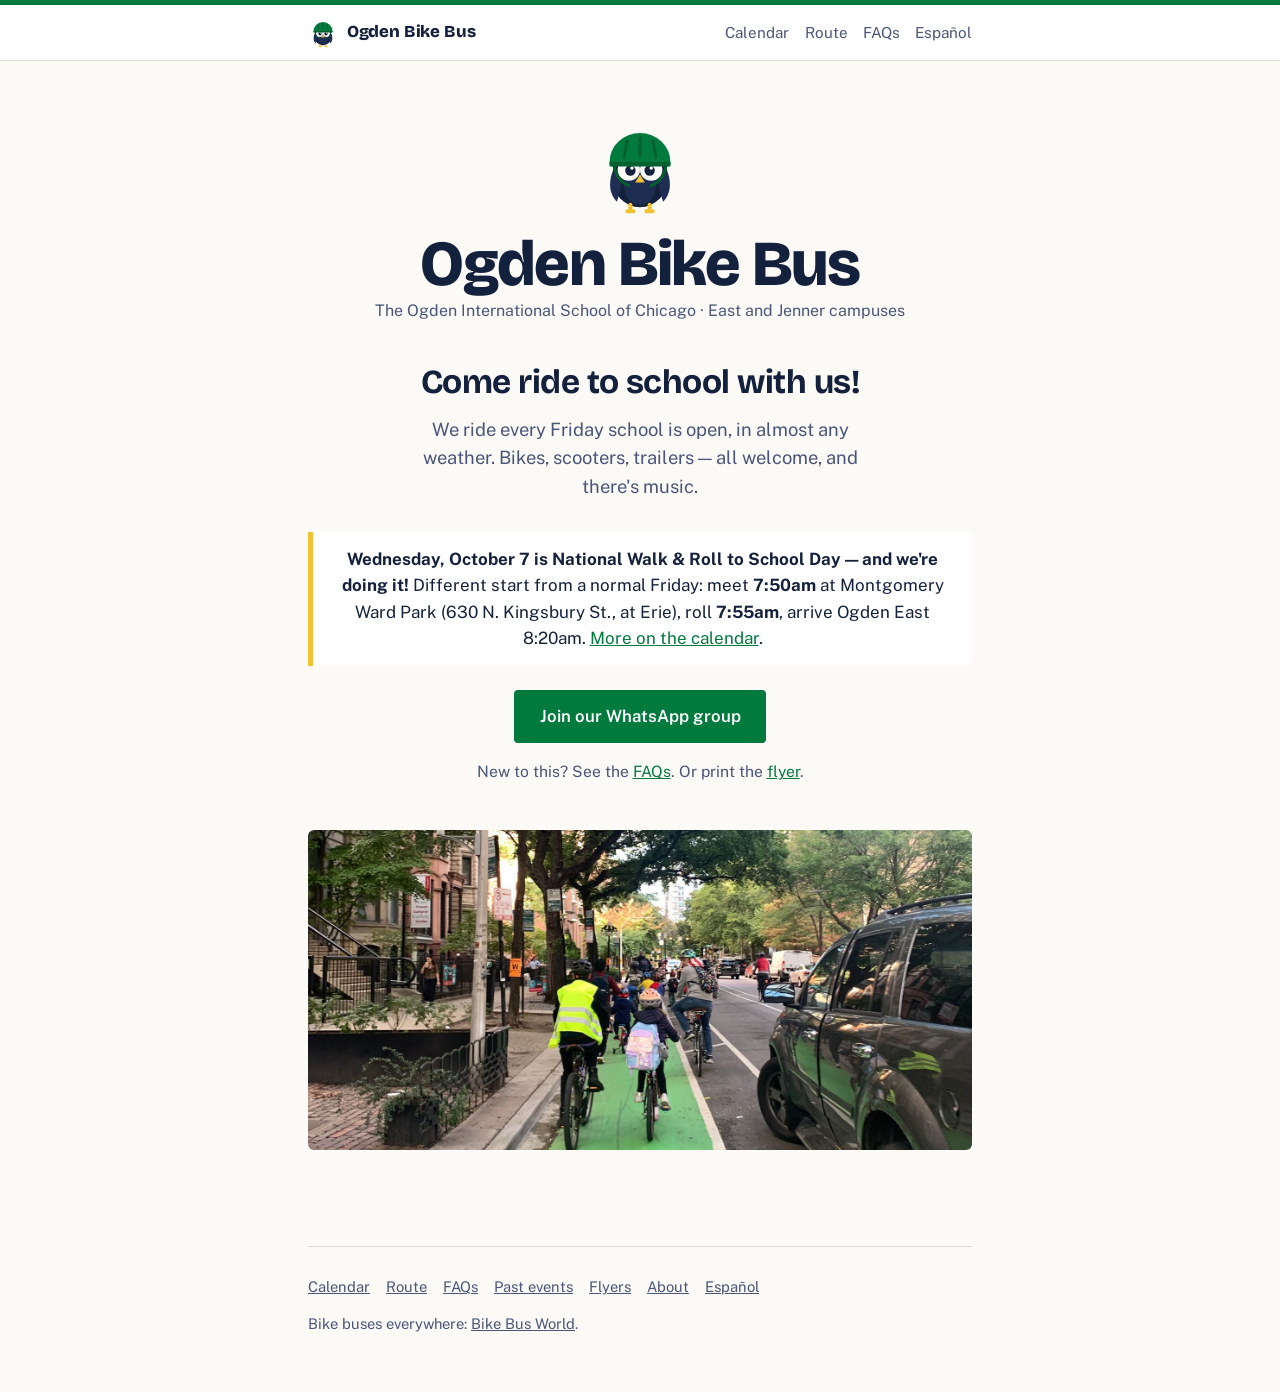
<file: index.html>
<!DOCTYPE html>
<html lang="en">
<head>
<meta charset="utf-8">
<meta name="viewport" content="width=device-width, initial-scale=1">
<title>Ogden Bike Bus</title>
<meta name="description" content="Families at the Ogden International School of Chicago riding to school together, East and Jenner campuses.">
<link rel="preconnect" href="https://fonts.googleapis.com">
<link rel="preconnect" href="https://fonts.gstatic.com" crossorigin>
<link href="https://fonts.googleapis.com/css2?family=Bricolage+Grotesque:opsz,wght@12..96,700;12..96,800&family=Public+Sans:wght@400;600&display=swap" rel="stylesheet">
<link rel="icon" href="assets/owl.svg" type="image/svg+xml">
<link rel="stylesheet" href="assets/style.css">
</head>
<body>

<div class="topbar">
  <div class="wrap">
    <a class="brand" href="index.html"><img src="assets/owl.svg" alt="" width="30" height="30"><span>Ogden Bike Bus</span></a>
    <nav>
      <ul>
        <li><a href="calendar.html">Calendar</a></li>
        <li><a href="route.html">Route</a></li>
        <li><a href="faq.html">FAQs</a></li>
        <li><a href="espanol.html">Español</a></li>
      </ul>
    </nav>
  </div>
</div>

<div class="wrap">
  <main class="landing">
    <img class="owl" src="assets/owl.svg" alt="The Ogden owl in a bike helmet" width="96" height="99">
    <h1>Ogden Bike Bus</h1>
    <p class="school">The Ogden International School of Chicago · East and Jenner campuses</p>

    <p class="call">Come ride to school with us!</p>
    <p class="when">We ride every Friday school is open, in almost any weather. Bikes, scooters, trailers — all welcome, and there's music.</p>

    <div class="note">
      <p><strong>Wednesday, October 7 is National Walk &amp; Roll to School Day — and we're doing it!</strong>
      Different start from a normal Friday: meet <strong>7:50am</strong> at Montgomery Ward Park
      (630 N. Kingsbury St., at Erie), roll <strong>7:55am</strong>, arrive Ogden East 8:20am.
      <a href="calendar.html">More on the calendar</a>.</p>
    </div>

    <a class="cta" href="https://chat.whatsapp.com/Cj61WfZXMtR4liRnr0ksPw">Join our WhatsApp group</a>
    <p class="after">New to this? See the <a href="faq.html">FAQs</a>. Or print the <a href="flyer-ogden-bike-bus.pdf">flyer</a>.</p>

    <!-- To go back to the illustration, change src to "assets/hero.svg" -->
    <img class="hero-img" src="assets/hero.jpg"
         alt="Families riding single file up the green protected bike lane, an adult in a hi-vis vest at the back"
         width="1536" height="742">
  </main>

  <footer>
    <ul>
      <li><a href="calendar.html">Calendar</a></li>
      <li><a href="route.html">Route</a></li>
      <li><a href="faq.html">FAQs</a></li>
      <li><a href="past-events.html">Past events</a></li>
      <li><a href="flyers.html">Flyers</a></li>
      <li><a href="about.html">About</a></li>
      <li><a href="espanol.html">Español</a></li>
    </ul>
    <p>Bike buses everywhere: <a href="https://bikebus.world/">Bike Bus World</a>.</p>
  </footer>
</div>

</body>
</html>
</file>
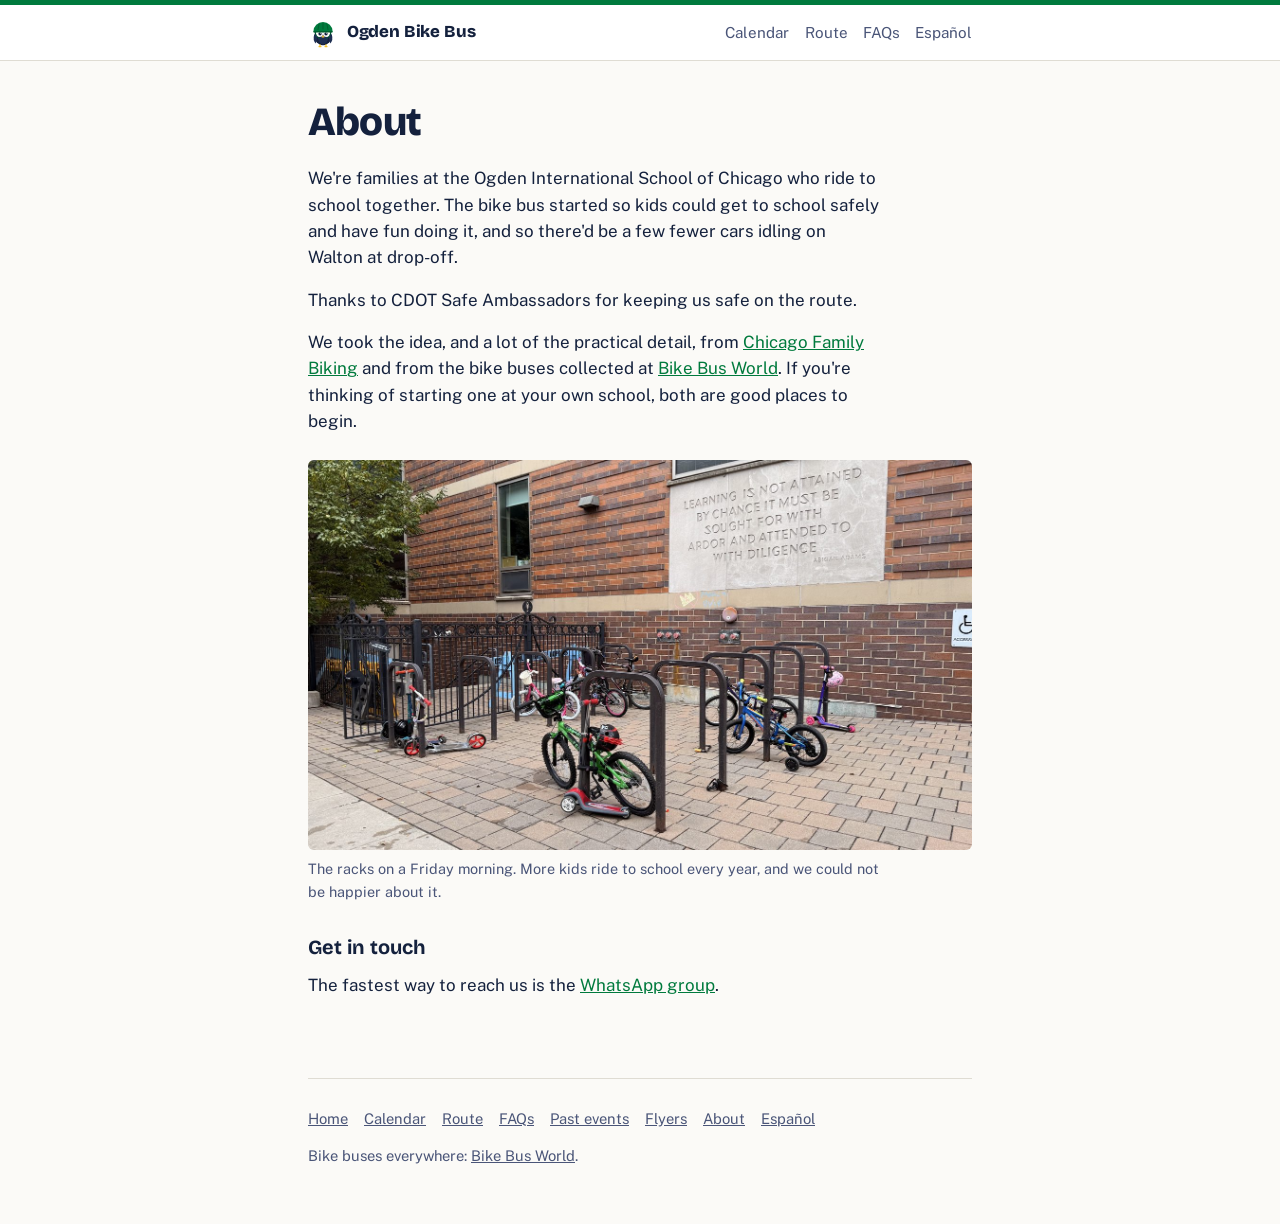
<file: about.html>
<!DOCTYPE html>
<html lang="en">
<head>
<meta charset="utf-8">
<meta name="viewport" content="width=device-width, initial-scale=1">
<title>About · Ogden Bike Bus</title>
<link rel="preconnect" href="https://fonts.googleapis.com">
<link rel="preconnect" href="https://fonts.gstatic.com" crossorigin>
<link href="https://fonts.googleapis.com/css2?family=Bricolage+Grotesque:opsz,wght@12..96,700;12..96,800&family=Public+Sans:wght@400;600&display=swap" rel="stylesheet">
<link rel="icon" href="assets/owl.svg" type="image/svg+xml">
<link rel="stylesheet" href="assets/style.css">
</head>
<body>

<div class="topbar">
  <div class="wrap">
    <a class="brand" href="index.html"><img src="assets/owl.svg" alt="" width="30" height="30"><span>Ogden Bike Bus</span></a>
    <nav>
      <ul>
        <li><a href="calendar.html">Calendar</a></li>
        <li><a href="route.html">Route</a></li>
        <li><a href="faq.html">FAQs</a></li>
        <li><a href="espanol.html">Español</a></li>
      </ul>
    </nav>
  </div>
</div>

<div class="wrap">
  <main class="page">
    <h2>About</h2>
    <p>We're families at the Ogden International School of Chicago who ride to school together. The bike bus started so kids could get to school safely and have fun doing it, and so there'd be a few fewer cars idling on Walton at drop-off.</p>
    <p>Thanks to CDOT Safe Ambassadors for keeping us safe on the route.</p>
    <p>We took the idea, and a lot of the practical detail, from <a href="https://www.chicagofamilybiking.org/">Chicago Family Biking</a> and from the bike buses collected at <a href="https://bikebus.world/">Bike Bus World</a>. If you're thinking of starting one at your own school, both are good places to begin.</p>

    <figure>
      <img src="assets/about-racks.jpg" width="1400" height="823"
           alt="Bikes and scooters locked at the racks outside the East Campus"
           loading="lazy">
      <figcaption>The racks on a Friday morning. More kids ride to school every year, and we could not be happier about it.</figcaption>
    </figure>

    <h3>Get in touch</h3>
    <p>The fastest way to reach us is the <a href="https://chat.whatsapp.com/Cj61WfZXMtR4liRnr0ksPw">WhatsApp group</a>.</p>
  </main>

  <footer>
    <ul>
      <li><a href="index.html">Home</a></li>
      <li><a href="calendar.html">Calendar</a></li>
      <li><a href="route.html">Route</a></li>
      <li><a href="faq.html">FAQs</a></li>
      <li><a href="past-events.html">Past events</a></li>
      <li><a href="flyers.html">Flyers</a></li>
      <li><a href="about.html">About</a></li>
      <li><a href="espanol.html">Español</a></li>
    </ul>
    <p>Bike buses everywhere: <a href="https://bikebus.world/">Bike Bus World</a>.</p>
  </footer>
</div>

</body>
</html>
</file>
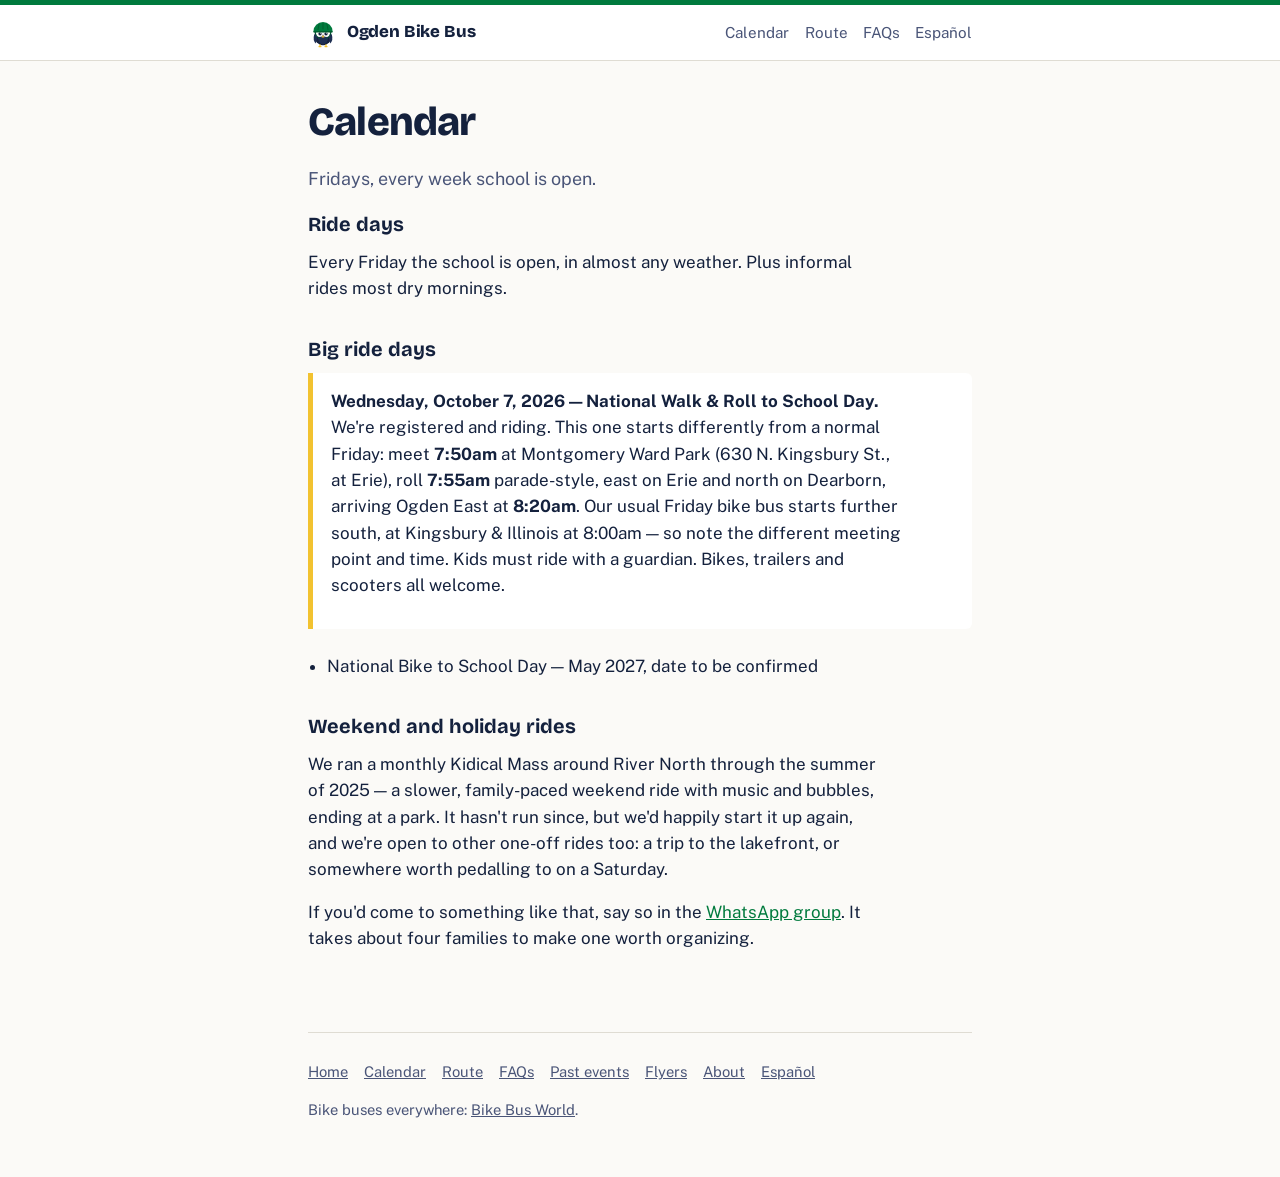
<file: calendar.html>
<!DOCTYPE html>
<html lang="en">
<head>
<meta charset="utf-8">
<meta name="viewport" content="width=device-width, initial-scale=1">
<title>Calendar · Ogden Bike Bus</title>
<link rel="preconnect" href="https://fonts.googleapis.com">
<link rel="preconnect" href="https://fonts.gstatic.com" crossorigin>
<link href="https://fonts.googleapis.com/css2?family=Bricolage+Grotesque:opsz,wght@12..96,700;12..96,800&family=Public+Sans:wght@400;600&display=swap" rel="stylesheet">
<link rel="icon" href="assets/owl.svg" type="image/svg+xml">
<link rel="stylesheet" href="assets/style.css">
</head>
<body>

<div class="topbar">
  <div class="wrap">
    <a class="brand" href="index.html"><img src="assets/owl.svg" alt="" width="30" height="30"><span>Ogden Bike Bus</span></a>
    <nav>
      <ul>
        <li><a href="calendar.html">Calendar</a></li>
        <li><a href="route.html">Route</a></li>
        <li><a href="faq.html">FAQs</a></li>
        <li><a href="espanol.html">Español</a></li>
      </ul>
    </nav>
  </div>
</div>

<div class="wrap">
  <main class="page">
    <h2>Calendar</h2>
    <p class="lede">Fridays, every week school is open.</p>

    <h3>Ride days</h3>
    <p>Every Friday the school is open, in almost any weather. Plus informal rides most dry mornings.</p>

    <h3>Big ride days</h3>
    <div class="note">
      <p><strong>Wednesday, October 7, 2026 — National Walk &amp; Roll to School Day.</strong>
      We're registered and riding. This one starts differently from a normal Friday:
      meet <strong>7:50am</strong> at Montgomery Ward Park (630 N. Kingsbury St., at Erie),
      roll <strong>7:55am</strong> parade-style, east on Erie and north on Dearborn,
      arriving Ogden East at <strong>8:20am</strong>.
      Our usual Friday bike bus starts further south, at Kingsbury &amp; Illinois at 8:00am —
      so note the different meeting point and time.
      Kids must ride with a guardian. Bikes, trailers and scooters all welcome.</p>
    </div>
    <ul class="plain">
      <li>National Bike to School Day — May 2027, date to be confirmed</li>
    </ul>

    <h3>Weekend and holiday rides</h3>
    <p>We ran a monthly Kidical Mass around River North through the summer of 2025 — a slower, family-paced weekend ride with music and bubbles, ending at a park. It hasn't run since, but we'd happily start it up again, and we're open to other one-off rides too: a trip to the lakefront, or somewhere worth pedalling to on a Saturday.</p>
    <p>If you'd come to something like that, say so in the <a href="https://chat.whatsapp.com/Cj61WfZXMtR4liRnr0ksPw">WhatsApp group</a>. It takes about four families to make one worth organizing.</p>

    <!-- ============================================================
         CALENDAR FEED — placeholder

         To embed a Google Calendar here:
           Google Calendar -> Settings -> pick the calendar
           -> Integrate calendar -> Copy the "Embed code"
           -> paste the whole <iframe ...> tag between the two
              lines marked below, and delete this comment block.

         Wrap it so it stays responsive on phones:

           <div class="calendar-embed">
             <iframe src="..." style="border:0" frameborder="0"
                     scrolling="no" title="Ride calendar"></iframe>
           </div>

         For a subscribable feed instead of an embed, use the
         "Public address in iCal format" from the same settings page
         and link to it:

           <p><a href="PASTE-ICAL-URL-HERE">Subscribe to the ride calendar</a></p>
         ============================================================ -->
    <!-- calendar feed goes here -->

  </main>

  <footer>
    <ul>
      <li><a href="index.html">Home</a></li>
      <li><a href="calendar.html">Calendar</a></li>
      <li><a href="route.html">Route</a></li>
      <li><a href="faq.html">FAQs</a></li>
      <li><a href="past-events.html">Past events</a></li>
      <li><a href="flyers.html">Flyers</a></li>
      <li><a href="about.html">About</a></li>
      <li><a href="espanol.html">Español</a></li>
    </ul>
    <p>Bike buses everywhere: <a href="https://bikebus.world/">Bike Bus World</a>.</p>
  </footer>
</div>

</body>
</html>
</file>
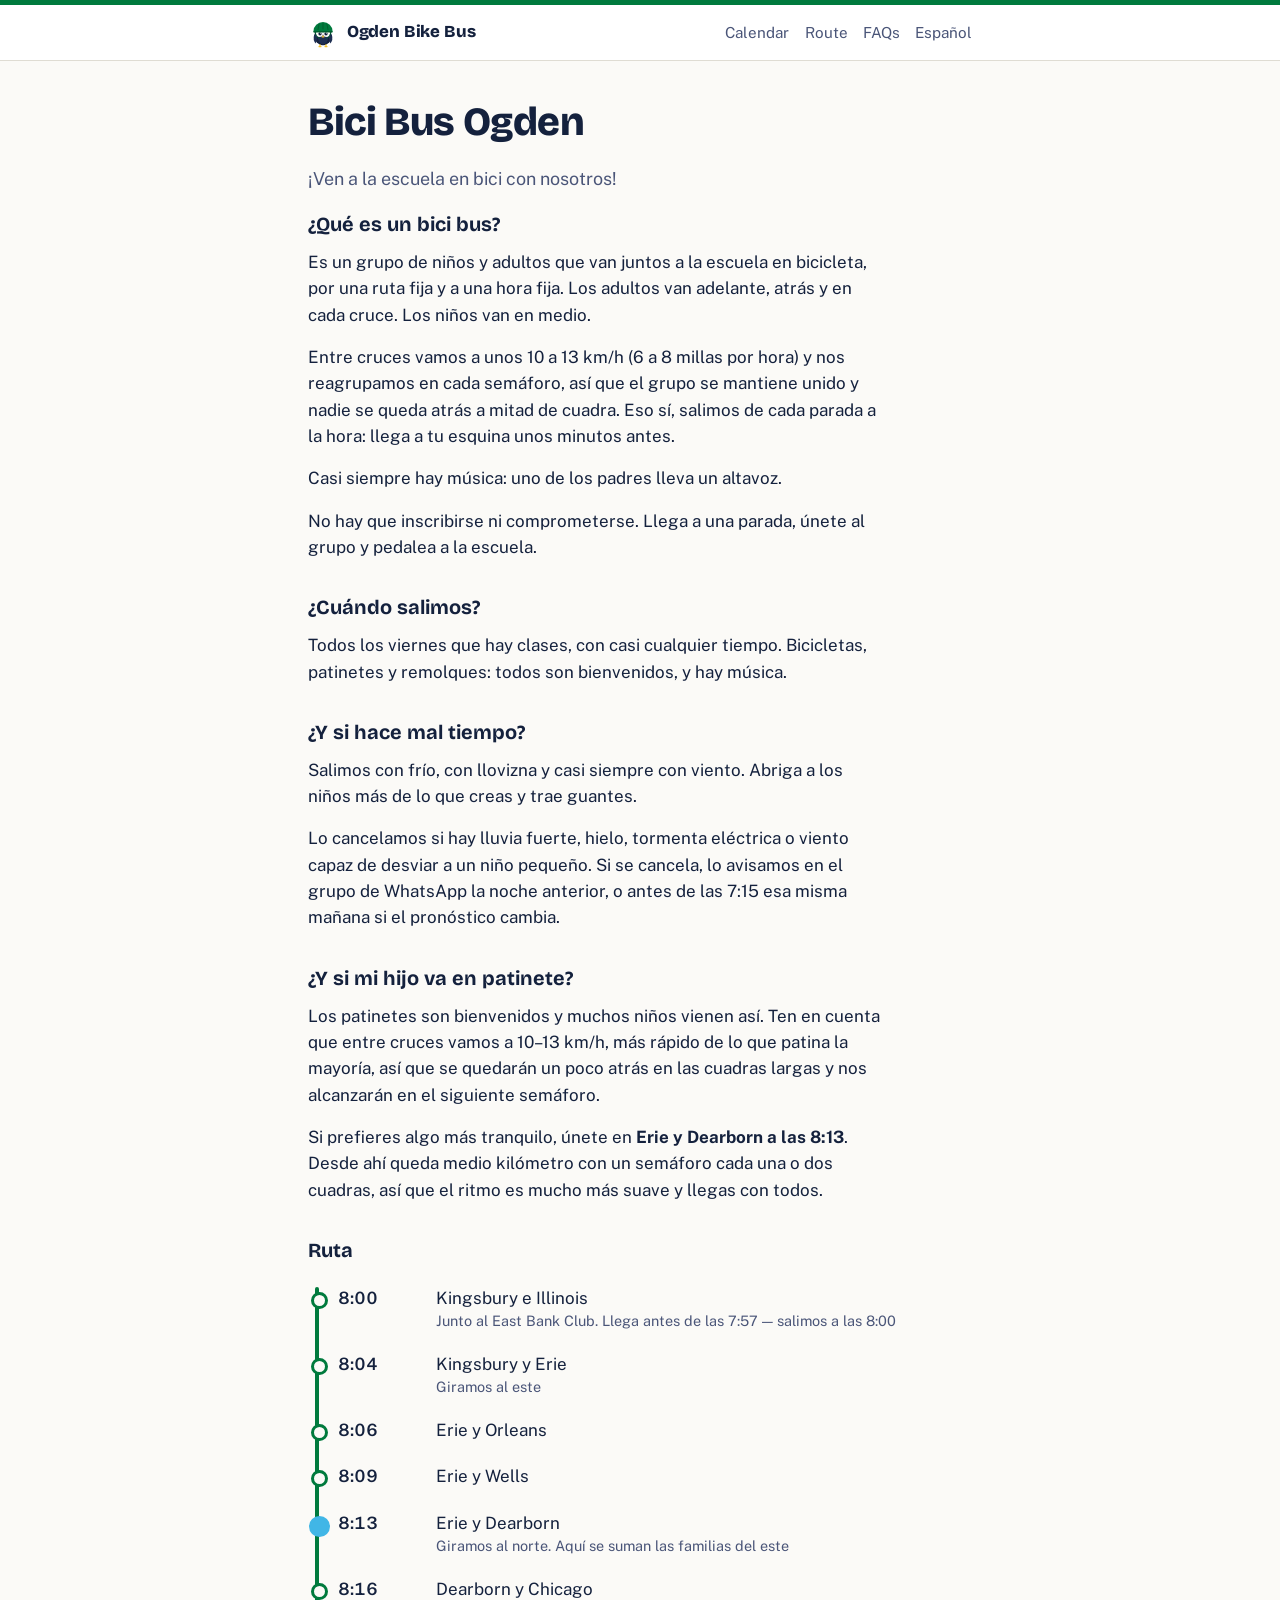
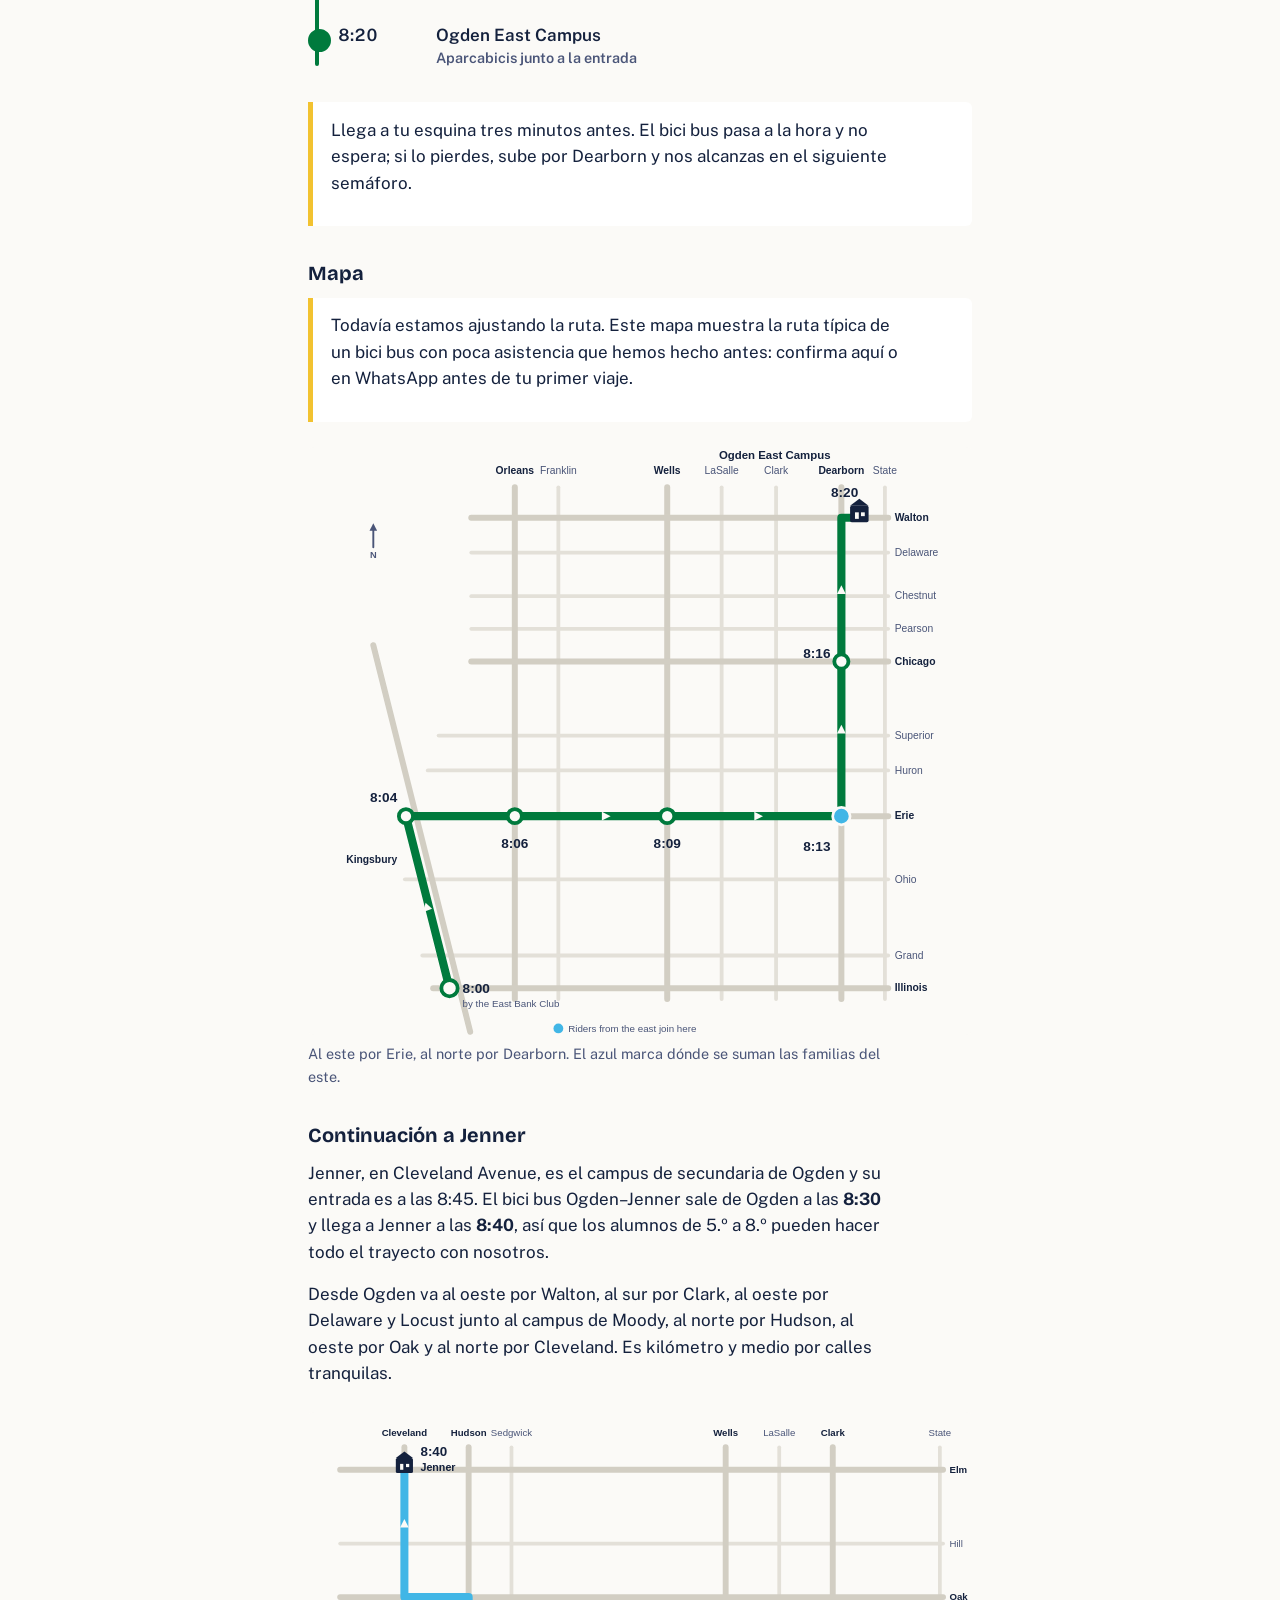
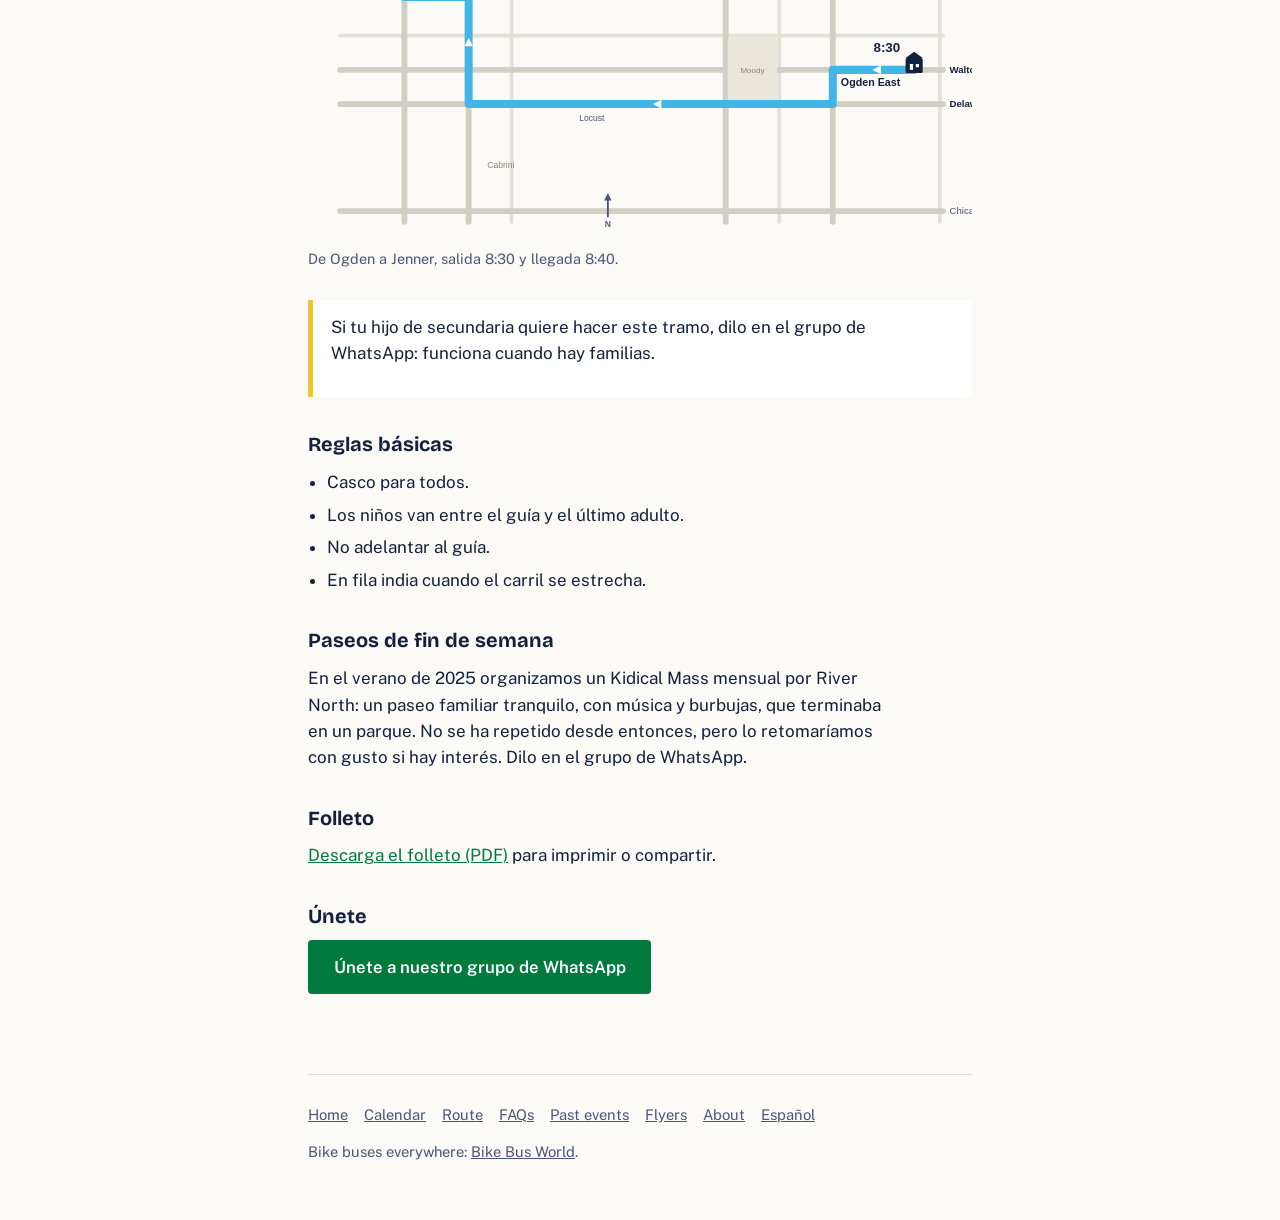
<file: espanol.html>
<!DOCTYPE html>
<html lang="es">
<head>
<meta charset="utf-8">
<meta name="viewport" content="width=device-width, initial-scale=1">
<title>Español · Ogden Bike Bus</title>
<link rel="preconnect" href="https://fonts.googleapis.com">
<link rel="preconnect" href="https://fonts.gstatic.com" crossorigin>
<link href="https://fonts.googleapis.com/css2?family=Bricolage+Grotesque:opsz,wght@12..96,700;12..96,800&family=Public+Sans:wght@400;600&display=swap" rel="stylesheet">
<link rel="icon" href="assets/owl.svg" type="image/svg+xml">
<link rel="stylesheet" href="assets/style.css">
</head>
<body>

<div class="topbar">
  <div class="wrap">
    <a class="brand" href="index.html"><img src="assets/owl.svg" alt="" width="30" height="30"><span>Ogden Bike Bus</span></a>
    <nav>
      <ul>
        <li><a href="calendar.html">Calendar</a></li>
        <li><a href="route.html">Route</a></li>
        <li><a href="faq.html">FAQs</a></li>
        <li><a href="espanol.html">Español</a></li>
      </ul>
    </nav>
  </div>
</div>

<div class="wrap">
  <main class="page">
    <h2>Bici Bus Ogden</h2>
    <p class="lede">¡Ven a la escuela en bici con nosotros!</p>

    <h3>¿Qué es un bici bus?</h3>
    <p>Es un grupo de niños y adultos que van juntos a la escuela en bicicleta, por una ruta fija y a una hora fija. Los adultos van adelante, atrás y en cada cruce. Los niños van en medio.</p>
    <p>Entre cruces vamos a unos 10 a 13 km/h (6 a 8 millas por hora) y nos reagrupamos en cada semáforo, así que el grupo se mantiene unido y nadie se queda atrás a mitad de cuadra. Eso sí, salimos de cada parada a la hora: llega a tu esquina unos minutos antes.</p>
    <p>Casi siempre hay música: uno de los padres lleva un altavoz.</p>
    <p>No hay que inscribirse ni comprometerse. Llega a una parada, únete al grupo y pedalea a la escuela.</p>

    <h3>¿Cuándo salimos?</h3>
    <p>Todos los viernes que hay clases, con casi cualquier tiempo. Bicicletas, patinetes y remolques: todos son bienvenidos, y hay música.</p>

    <h3>¿Y si hace mal tiempo?</h3>
    <p>Salimos con frío, con llovizna y casi siempre con viento. Abriga a los niños más de lo que creas y trae guantes.</p>
    <p>Lo cancelamos si hay lluvia fuerte, hielo, tormenta eléctrica o viento capaz de desviar a un niño pequeño. Si se cancela, lo avisamos en el grupo de WhatsApp la noche anterior, o antes de las 7:15 esa misma mañana si el pronóstico cambia.</p>

    <h3>¿Y si mi hijo va en patinete?</h3>
    <p>Los patinetes son bienvenidos y muchos niños vienen así. Ten en cuenta que entre cruces vamos a 10–13 km/h, más rápido de lo que patina la mayoría, así que se quedarán un poco atrás en las cuadras largas y nos alcanzarán en el siguiente semáforo.</p>
    <p>Si prefieres algo más tranquilo, únete en <strong>Erie y Dearborn a las 8:13</strong>. Desde ahí queda medio kilómetro con un semáforo cada una o dos cuadras, así que el ritmo es mucho más suave y llegas con todos.</p>

    <h3>Ruta</h3>
    <ol class="stops">
      <li><span class="time">8:00</span><span class="place">Kingsbury e Illinois<small>Junto al East Bank Club. Llega antes de las 7:57 — salimos a las 8:00</small></span></li>
      <li><span class="time">8:04</span><span class="place">Kingsbury y Erie<small>Giramos al este</small></span></li>
      <li><span class="time">8:06</span><span class="place">Erie y Orleans</span></li>
      <li><span class="time">8:09</span><span class="place">Erie y Wells</span></li>
      <li class="join"><span class="time">8:13</span><span class="place">Erie y Dearborn<small>Giramos al norte. Aquí se suman las familias del este</small></span></li>
      <li><span class="time">8:16</span><span class="place">Dearborn y Chicago</span></li>
      <li class="school"><span class="time">8:20</span><span class="place">Ogden East Campus<small>Aparcabicis junto a la entrada</small></span></li>
    </ol>

    <div class="note">
      <p>Llega a tu esquina tres minutos antes. El bici bus pasa a la hora y no espera; si lo pierdes, sube por Dearborn y nos alcanzas en el siguiente semáforo.</p>
    </div>

    <h3>Mapa</h3>
    <div class="note">
      <p>Todavía estamos ajustando la ruta. Este mapa muestra la ruta típica de un bici bus con poca asistencia que hemos hecho antes: confirma aquí o en WhatsApp antes de tu primer viaje.</p>
    </div>
    <figure>
      <img src="assets/route-map.svg" width="900" height="830"
           alt="Mapa de la ruta: al norte por Kingsbury, al este por Erie y al norte por Dearborn hasta el East Campus en Walton">
      <figcaption>Al este por Erie, al norte por Dearborn. El azul marca dónde se suman las familias del este.</figcaption>
    </figure>

    <h3>Continuación a Jenner</h3>
    <p>Jenner, en Cleveland Avenue, es el campus de secundaria de Ogden y su entrada es a las 8:45. El bici bus Ogden&ndash;Jenner sale de Ogden a las <strong>8:30</strong> y llega a Jenner a las <strong>8:40</strong>, así que los alumnos de 5.º a 8.º pueden hacer todo el trayecto con nosotros.</p>
    <p>Desde Ogden va al oeste por Walton, al sur por Clark, al oeste por Delaware y Locust junto al campus de Moody, al norte por Hudson, al oeste por Oak y al norte por Cleveland. Es kilómetro y medio por calles tranquilas.</p>

    <figure>
      <img src="assets/route-map-jenner.svg" width="1240" height="800"
           alt="Mapa de la continuación desde Ogden hasta Jenner en Cleveland Avenue">
      <figcaption>De Ogden a Jenner, salida 8:30 y llegada 8:40.</figcaption>
    </figure>

    <div class="note">
      <p>Si tu hijo de secundaria quiere hacer este tramo, dilo en el grupo de WhatsApp: funciona cuando hay familias.</p>
    </div>

    <h3>Reglas básicas</h3>
    <ul class="plain">
      <li>Casco para todos.</li>
      <li>Los niños van entre el guía y el último adulto.</li>
      <li>No adelantar al guía.</li>
      <li>En fila india cuando el carril se estrecha.</li>
    </ul>

    <h3>Paseos de fin de semana</h3>
    <p>En el verano de 2025 organizamos un Kidical Mass mensual por River North: un paseo familiar tranquilo, con música y burbujas, que terminaba en un parque. No se ha repetido desde entonces, pero lo retomaríamos con gusto si hay interés. Dilo en el grupo de WhatsApp.</p>

    <h3>Folleto</h3>
    <p><a href="flyer-ogden-bike-bus.pdf">Descarga el folleto (PDF)</a> para imprimir o compartir.</p>

    <h3>Únete</h3>
    <p><a class="cta" href="https://chat.whatsapp.com/Cj61WfZXMtR4liRnr0ksPw">Únete a nuestro grupo de WhatsApp</a></p>
  </main>

  <footer>
    <ul>
      <li><a href="index.html">Home</a></li>
      <li><a href="calendar.html">Calendar</a></li>
      <li><a href="route.html">Route</a></li>
      <li><a href="faq.html">FAQs</a></li>
      <li><a href="past-events.html">Past events</a></li>
      <li><a href="flyers.html">Flyers</a></li>
      <li><a href="about.html">About</a></li>
      <li><a href="espanol.html">Español</a></li>
    </ul>
    <p>Bike buses everywhere: <a href="https://bikebus.world/">Bike Bus World</a>.</p>
  </footer>
</div>

</body>
</html>
</file>
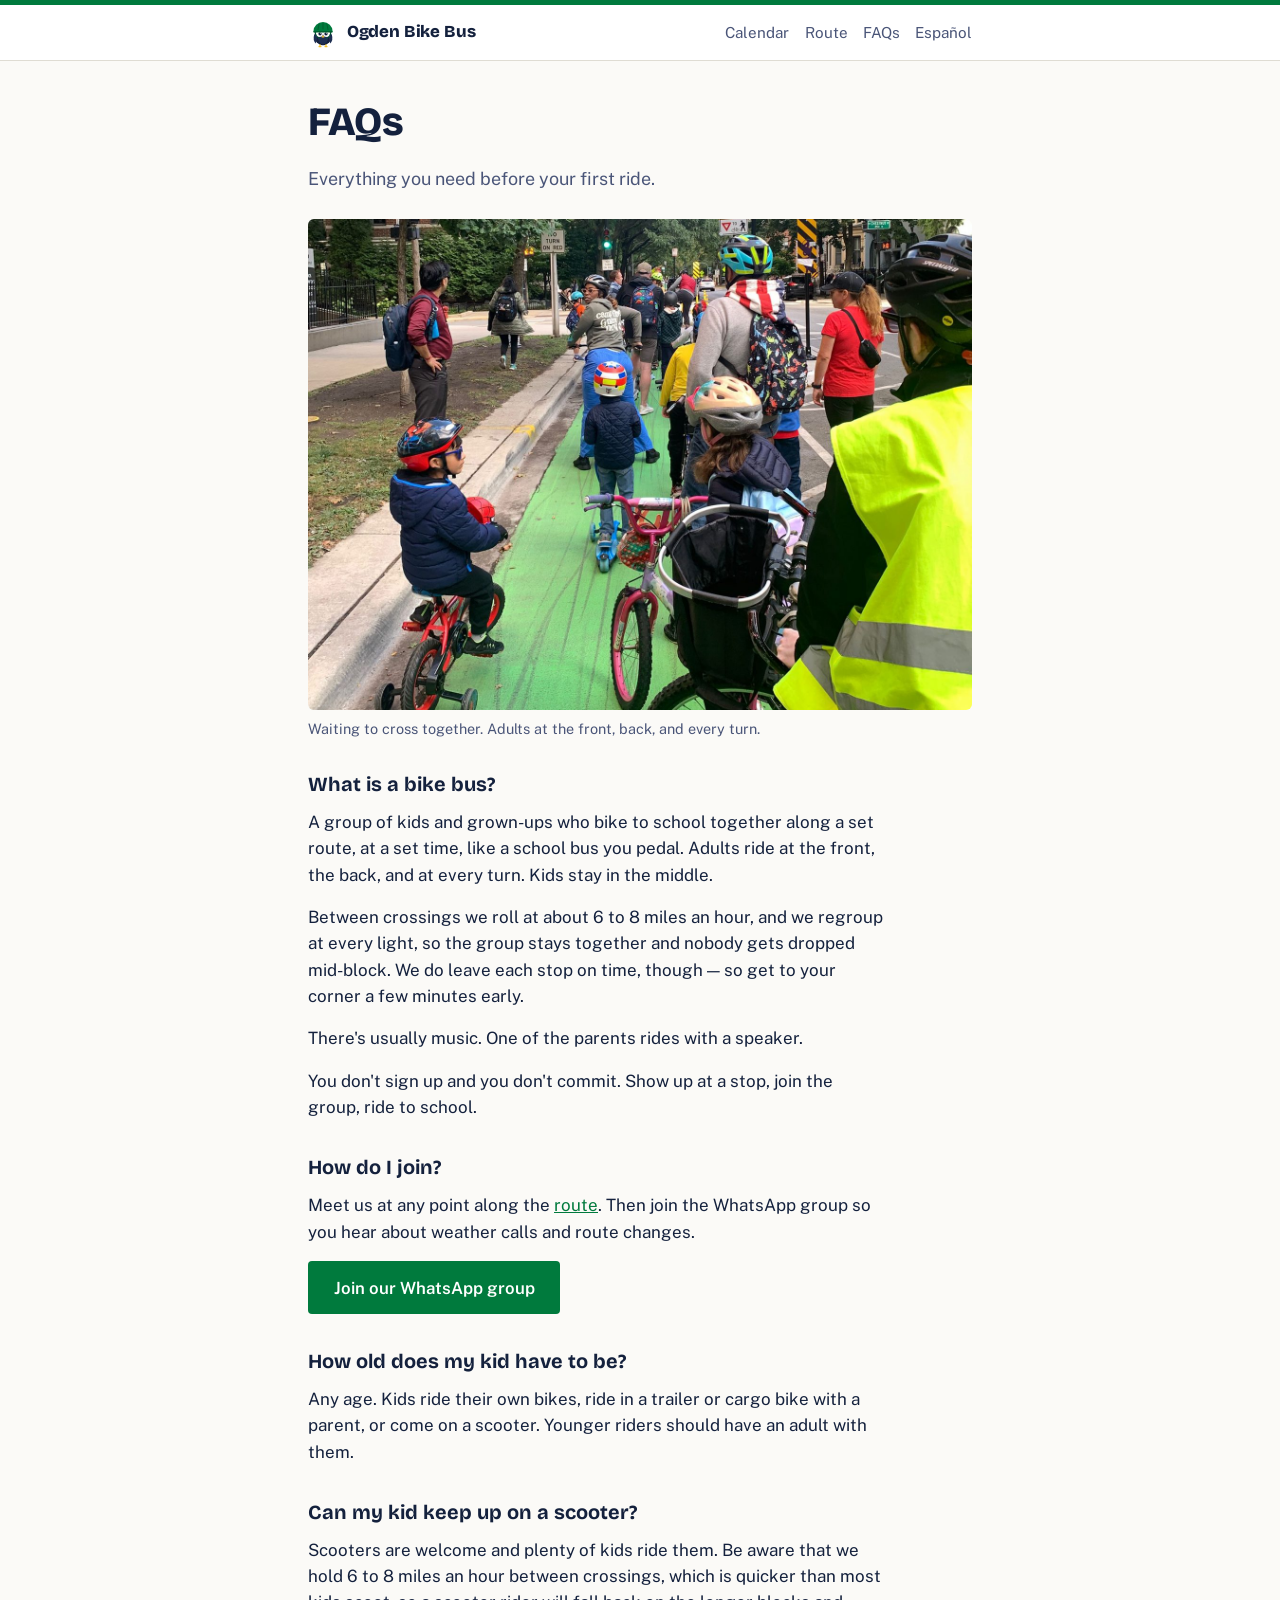
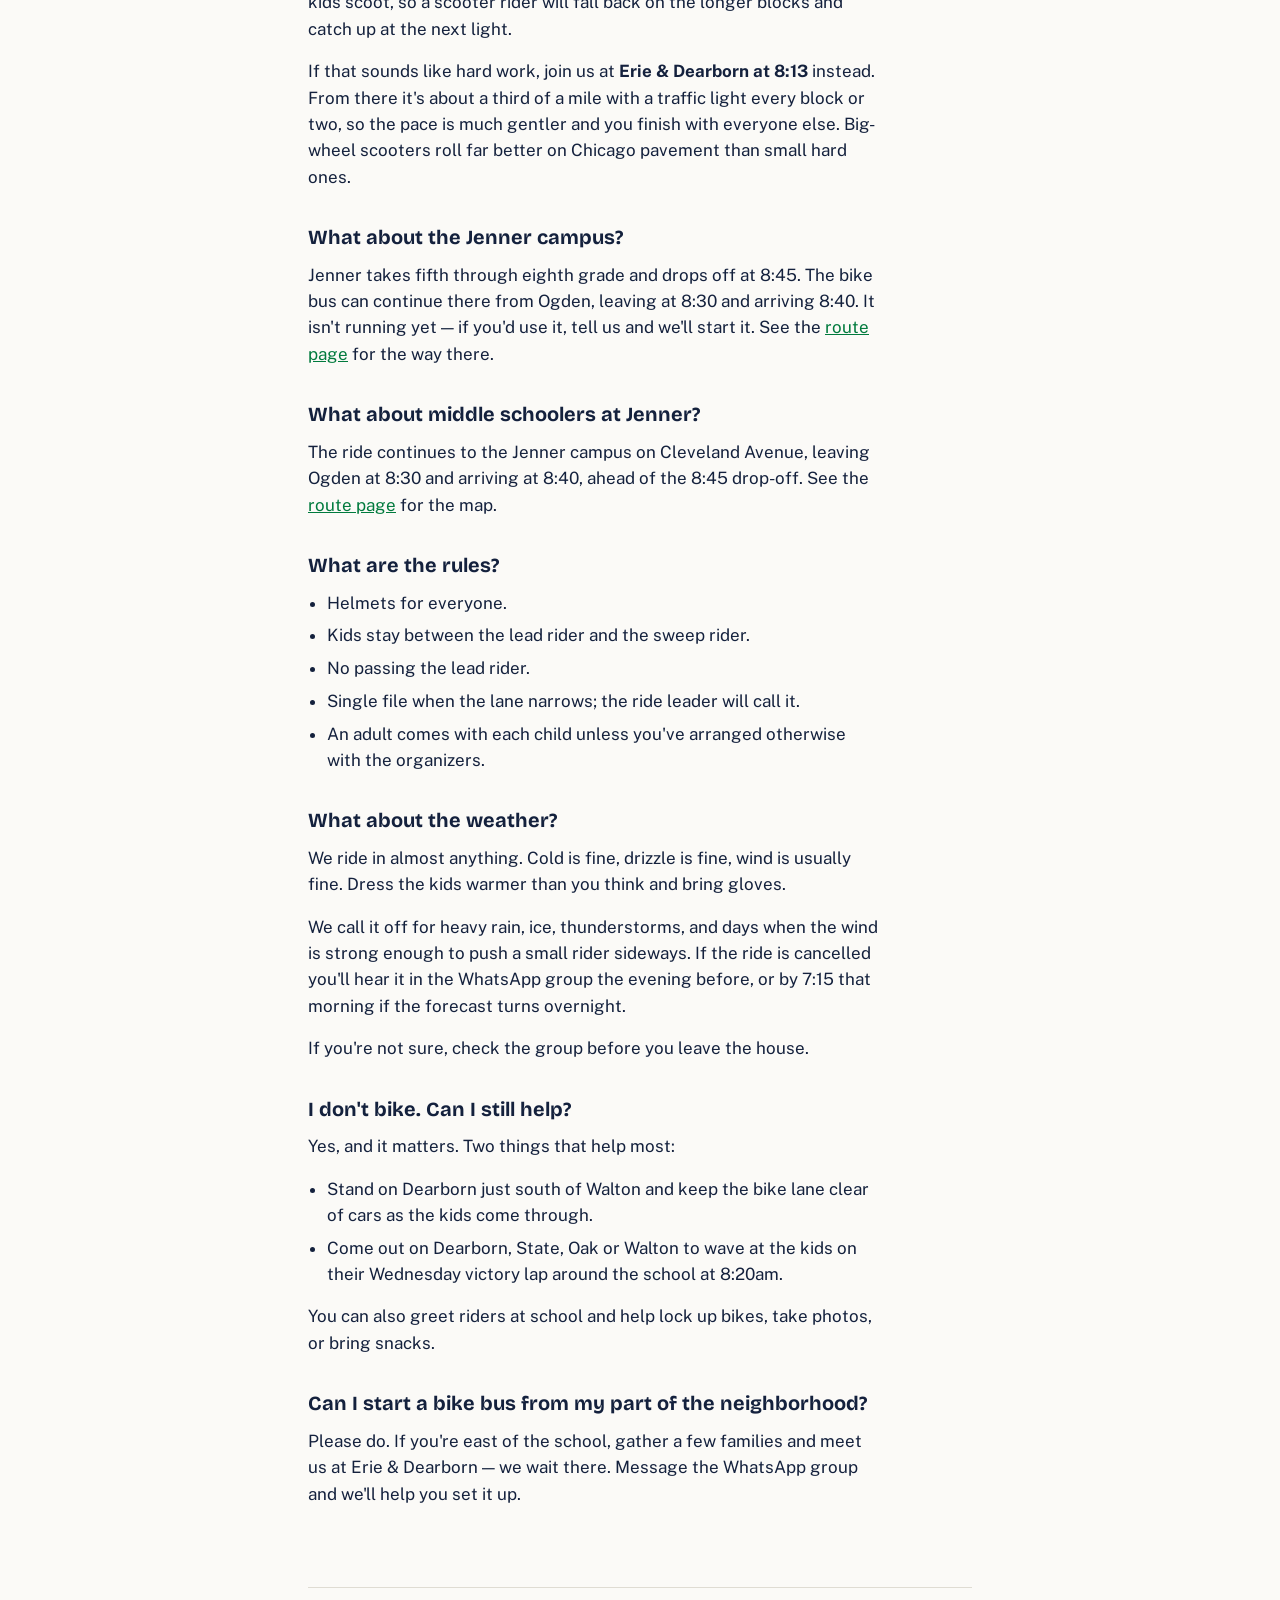
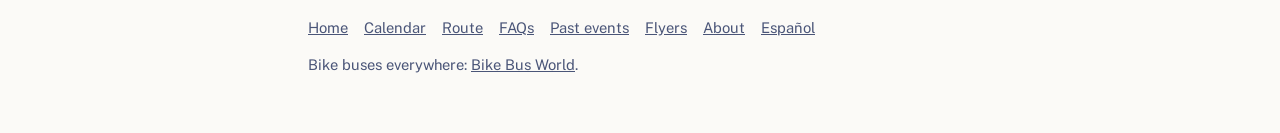
<file: faq.html>
<!DOCTYPE html>
<html lang="en">
<head>
<meta charset="utf-8">
<meta name="viewport" content="width=device-width, initial-scale=1">
<title>FAQs · Ogden Bike Bus</title>
<link rel="preconnect" href="https://fonts.googleapis.com">
<link rel="preconnect" href="https://fonts.gstatic.com" crossorigin>
<link href="https://fonts.googleapis.com/css2?family=Bricolage+Grotesque:opsz,wght@12..96,700;12..96,800&family=Public+Sans:wght@400;600&display=swap" rel="stylesheet">
<link rel="icon" href="assets/owl.svg" type="image/svg+xml">
<link rel="stylesheet" href="assets/style.css">
</head>
<body>

<div class="topbar">
  <div class="wrap">
    <a class="brand" href="index.html"><img src="assets/owl.svg" alt="" width="30" height="30"><span>Ogden Bike Bus</span></a>
    <nav>
      <ul>
        <li><a href="calendar.html">Calendar</a></li>
        <li><a href="route.html">Route</a></li>
        <li><a href="faq.html">FAQs</a></li>
        <li><a href="espanol.html">Español</a></li>
      </ul>
    </nav>
  </div>
</div>

<div class="wrap">
  <main class="page">
    <h2>FAQs</h2>
    <p class="lede">Everything you need before your first ride.</p>

    <figure>
      <img src="assets/faq-group.jpg" width="1400" height="1036"
           alt="The bike bus waiting at a crossing, kids on small bikes and scooters with adults alongside"
           loading="lazy">
      <figcaption>Waiting to cross together. Adults at the front, back, and every turn.</figcaption>
    </figure>

    <h3>What is a bike bus?</h3>
    <p>A group of kids and grown-ups who bike to school together along a set route, at a set time, like a school bus you pedal. Adults ride at the front, the back, and at every turn. Kids stay in the middle.</p>
    <p>Between crossings we roll at about 6 to 8 miles an hour, and we regroup at every light, so the group stays together and nobody gets dropped mid-block. We do leave each stop on time, though — so get to your corner a few minutes early.</p>
    <p>There's usually music. One of the parents rides with a speaker.</p>
    <p>You don't sign up and you don't commit. Show up at a stop, join the group, ride to school.</p>

    <h3>How do I join?</h3>
    <p>Meet us at any point along the <a href="route.html">route</a>. Then join the WhatsApp group so you hear about weather calls and route changes.</p>
    <p><a class="cta" href="https://chat.whatsapp.com/Cj61WfZXMtR4liRnr0ksPw">Join our WhatsApp group</a></p>

    <h3>How old does my kid have to be?</h3>
    <p>Any age. Kids ride their own bikes, ride in a trailer or cargo bike with a parent, or come on a scooter. Younger riders should have an adult with them.</p>

    <h3>Can my kid keep up on a scooter?</h3>
    <p>Scooters are welcome and plenty of kids ride them. Be aware that we hold 6 to 8 miles an hour between crossings, which is quicker than most kids scoot, so a scooter rider will fall back on the longer blocks and catch up at the next light.</p>
    <p>If that sounds like hard work, join us at <strong>Erie &amp; Dearborn at 8:13</strong> instead. From there it's about a third of a mile with a traffic light every block or two, so the pace is much gentler and you finish with everyone else. Big-wheel scooters roll far better on Chicago pavement than small hard ones.</p>

    <h3>What about the Jenner campus?</h3>
    <p>Jenner takes fifth through eighth grade and drops off at 8:45. The bike bus can continue there from Ogden, leaving at 8:30 and arriving 8:40. It isn't running yet — if you'd use it, tell us and we'll start it. See the <a href="route.html">route page</a> for the way there.</p>

    <h3>What about middle schoolers at Jenner?</h3>
    <p>The ride continues to the Jenner campus on Cleveland Avenue, leaving Ogden at 8:30 and arriving at 8:40, ahead of the 8:45 drop-off. See the <a href="route.html">route page</a> for the map.</p>

    <h3>What are the rules?</h3>
    <ul class="plain">
      <li>Helmets for everyone.</li>
      <li>Kids stay between the lead rider and the sweep rider.</li>
      <li>No passing the lead rider.</li>
      <li>Single file when the lane narrows; the ride leader will call it.</li>
      <li>An adult comes with each child unless you've arranged otherwise with the organizers.</li>
    </ul>

    <h3>What about the weather?</h3>
    <p>We ride in almost anything. Cold is fine, drizzle is fine, wind is usually fine. Dress the kids warmer than you think and bring gloves.</p>
    <p>We call it off for heavy rain, ice, thunderstorms, and days when the wind is strong enough to push a small rider sideways. If the ride is cancelled you'll hear it in the WhatsApp group the evening before, or by 7:15 that morning if the forecast turns overnight.</p>
    <p>If you're not sure, check the group before you leave the house.</p>

    <h3>I don't bike. Can I still help?</h3>
    <p>Yes, and it matters. Two things that help most:</p>
    <ul class="plain">
      <li>Stand on Dearborn just south of Walton and keep the bike lane clear of cars as the kids come through.</li>
      <li>Come out on Dearborn, State, Oak or Walton to wave at the kids on their Wednesday victory lap around the school at 8:20am.</li>
    </ul>
    <p>You can also greet riders at school and help lock up bikes, take photos, or bring snacks.</p>

    <h3>Can I start a bike bus from my part of the neighborhood?</h3>
    <p>Please do. If you're east of the school, gather a few families and meet us at Erie &amp; Dearborn — we wait there. Message the WhatsApp group and we'll help you set it up.</p>
  </main>

  <footer>
    <ul>
      <li><a href="index.html">Home</a></li>
      <li><a href="calendar.html">Calendar</a></li>
      <li><a href="route.html">Route</a></li>
      <li><a href="faq.html">FAQs</a></li>
      <li><a href="past-events.html">Past events</a></li>
      <li><a href="flyers.html">Flyers</a></li>
      <li><a href="about.html">About</a></li>
      <li><a href="espanol.html">Español</a></li>
    </ul>
    <p>Bike buses everywhere: <a href="https://bikebus.world/">Bike Bus World</a>.</p>
  </footer>
</div>

</body>
</html>
</file>
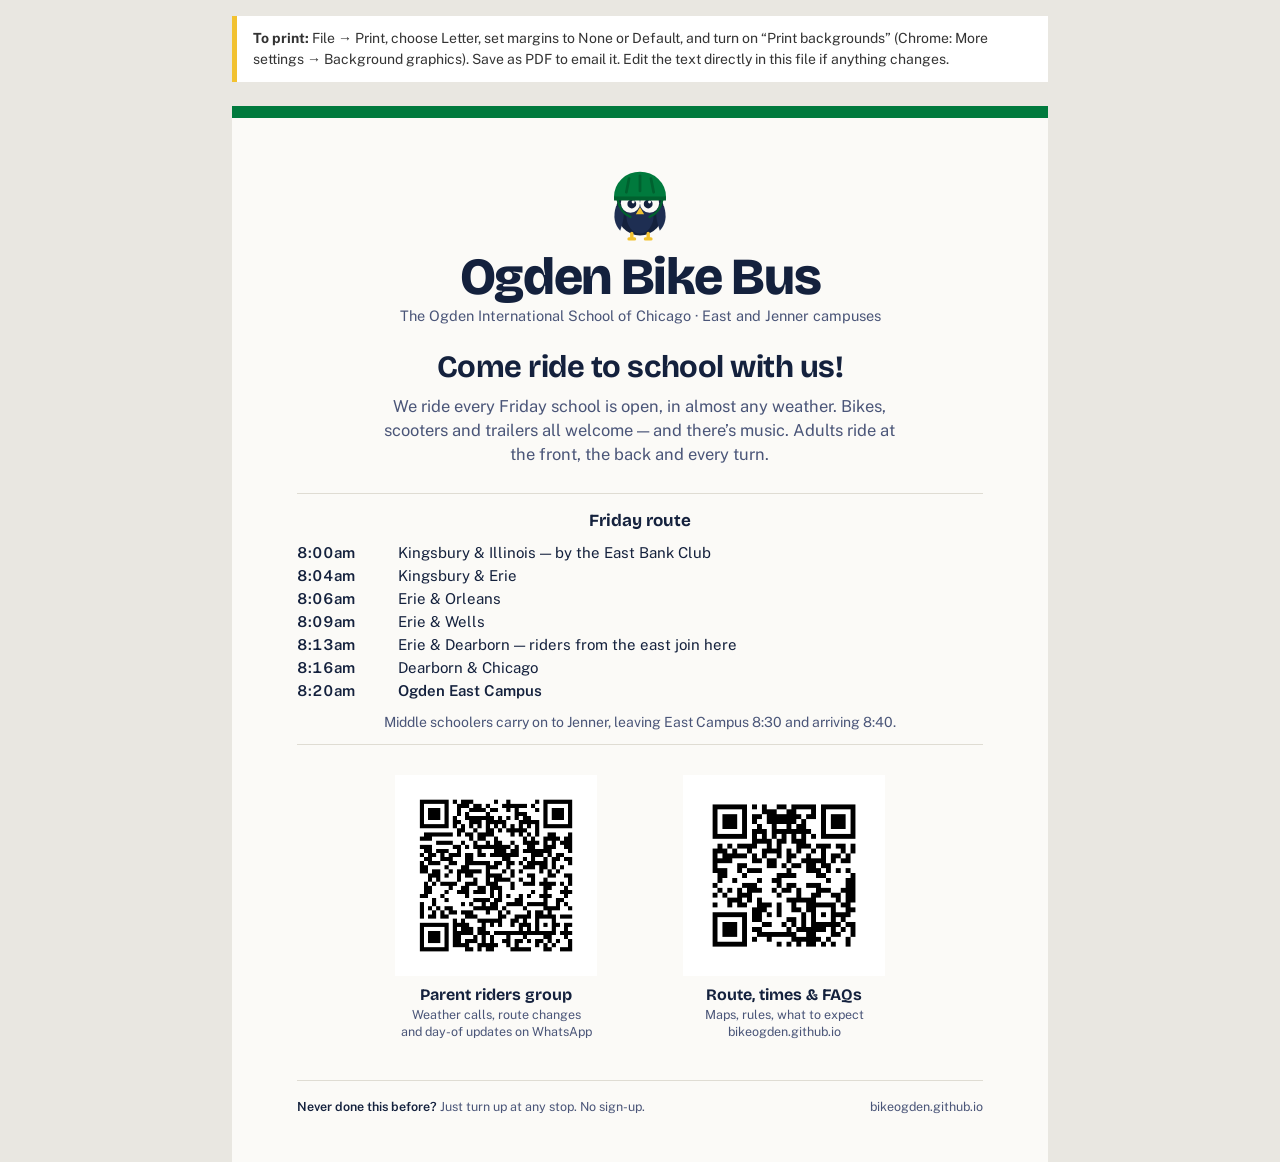
<file: flyer-print.html>
<!DOCTYPE html>
<html lang="en">
<head>
<meta charset="utf-8">
<title>Ogden Bike Bus — printable flyer</title>
<link rel="preconnect" href="https://fonts.googleapis.com">
<link rel="preconnect" href="https://fonts.gstatic.com" crossorigin>
<link href="https://fonts.googleapis.com/css2?family=Bricolage+Grotesque:opsz,wght@12..96,700;12..96,800&family=Public+Sans:wght@400;600&display=swap" rel="stylesheet">
<style>
  @page { size: letter; margin: 0; }
  :root{
    --ink:#14213D; --ink-soft:#4A5578; --paper:#FBFAF7;
    --lane:#007A3D; --sky:#41B6E6; --signal:#F2C230; --rule:#DFDCD3;
  }
  *{box-sizing:border-box}
  body{
    margin:0; background:#e9e7e1;
    font-family:"Public Sans",Helvetica,Arial,sans-serif;
    color:var(--ink);
  }
  .sheet{
    width:8.5in; height:11in;
    margin:0 auto; background:var(--paper);
    padding:0.62in 0.68in 0.5in;
    display:flex; flex-direction:column;
  }
  .topbar{height:12px;background:var(--lane);margin:-0.62in -0.68in 0.42in;}

  .head{text-align:center}
  .head img{width:82px;height:auto;display:block;margin:0 auto 8px}
  h1{
    font-family:"Bricolage Grotesque","Public Sans",sans-serif;
    font-weight:800; font-size:52px; line-height:1;
    letter-spacing:-.025em; margin:0 0 4px;
  }
  .school{font-size:14.5px;color:var(--ink-soft);margin:0 0 26px}

  .call{
    font-family:"Bricolage Grotesque","Public Sans",sans-serif;
    font-weight:700; font-size:31px; line-height:1.12;
    letter-spacing:-.015em; margin:0 0 10px; text-align:center;
  }
  .when{
    font-size:16.5px; line-height:1.45; color:var(--ink-soft);
    max-width:5.4in; margin:0 auto 26px; text-align:center;
  }

  /* ---- schedule strip ---- */
  .sched{
    border-top:1px solid var(--rule); border-bottom:1px solid var(--rule);
    padding:16px 0 14px; margin-bottom:24px;
  }
  .sched h2{
    font-family:"Bricolage Grotesque","Public Sans",sans-serif;
    font-weight:700; font-size:17px; margin:0 0 10px; text-align:center;
  }
  table{width:100%;border-collapse:collapse;font-size:15px}
  td{padding:3px 0}
  td.t{
    font-variant-numeric:tabular-nums; font-weight:600;
    width:1.05in; white-space:nowrap;
  }
  td.p{color:var(--ink)}
  tr.last td{font-weight:600}
  .jenner{
    margin:12px 0 0; font-size:14px; color:var(--ink-soft); text-align:center;
  }

  /* ---- QR block ---- */
  .codes{display:flex;gap:0.5in;justify-content:center;margin:6px 0 0}
  .code{text-align:center;width:2.5in}
  .code img{width:2.1in;height:2.1in;display:block;margin:0 auto 9px}
  .code .label{
    font-family:"Bricolage Grotesque","Public Sans",sans-serif;
    font-weight:700;font-size:16px;margin:0 0 3px;
  }
  .code .sub{font-size:12.5px;color:var(--ink-soft);margin:0;line-height:1.35}

  .foot{
    margin-top:auto; padding-top:18px; border-top:1px solid var(--rule);
    display:flex; justify-content:space-between; align-items:baseline;
    font-size:12.5px; color:var(--ink-soft);
  }
  .foot strong{color:var(--ink);font-weight:600}

  /* screen-only helper, hidden when printing */
  .hint{
    max-width:8.5in;margin:16px auto 24px;padding:12px 16px;
    background:#fff;border-left:5px solid var(--signal);
    font-size:14px;line-height:1.5;color:#333;
  }
  @media print{ .hint{display:none} body{background:#fff} }
</style>
</head>
<body>

<div class="hint">
  <strong>To print:</strong> File → Print, choose Letter, set margins to None or Default,
  and turn on “Print backgrounds” (Chrome: More settings → Background graphics).
  Save as PDF to email it. Edit the text directly in this file if anything changes.
</div>

<div class="sheet">
  <div class="topbar"></div>

  <div class="head">
    <img src="assets/owl.svg" alt="">
    <h1>Ogden Bike Bus</h1>
    <p class="school">The Ogden International School of Chicago · East and Jenner campuses</p>
  </div>

  <p class="call">Come ride to school with us!</p>
  <p class="when">
    We ride every Friday school is open, in almost any weather.
    Bikes, scooters and trailers all welcome — and there’s music.
    Adults ride at the front, the back and every turn.
  </p>

  <div class="sched">
    <h2>Friday route</h2>
    <table>
      <tr><td class="t">8:00am</td><td class="p">Kingsbury &amp; Illinois — by the East Bank Club</td></tr>
      <tr><td class="t">8:04am</td><td class="p">Kingsbury &amp; Erie</td></tr>
      <tr><td class="t">8:06am</td><td class="p">Erie &amp; Orleans</td></tr>
      <tr><td class="t">8:09am</td><td class="p">Erie &amp; Wells</td></tr>
      <tr><td class="t">8:13am</td><td class="p">Erie &amp; Dearborn — riders from the east join here</td></tr>
      <tr><td class="t">8:16am</td><td class="p">Dearborn &amp; Chicago</td></tr>
      <tr class="last"><td class="t">8:20am</td><td class="p">Ogden East Campus</td></tr>
    </table>
    <p class="jenner">Middle schoolers carry on to Jenner, leaving East Campus 8:30 and arriving 8:40.</p>
  </div>

  <div class="codes">
    <div class="code">
      <img src="assets/qr-whatsapp.png" alt="QR code to join the parent riders WhatsApp group">
      <p class="label">Parent riders group</p>
      <p class="sub">Weather calls, route changes<br>and day-of updates on WhatsApp</p>
    </div>
    <div class="code">
      <img src="assets/qr-site.png" alt="QR code to the Ogden Bike Bus website">
      <p class="label">Route, times &amp; FAQs</p>
      <p class="sub">Maps, rules, what to expect<br>bikeogden.github.io</p>
    </div>
  </div>

  <div class="foot">
    <span><strong>Never done this before?</strong> Just turn up at any stop. No sign-up.</span>
    <span>bikeogden.github.io</span>
  </div>
</div>

</body>
</html>
</file>
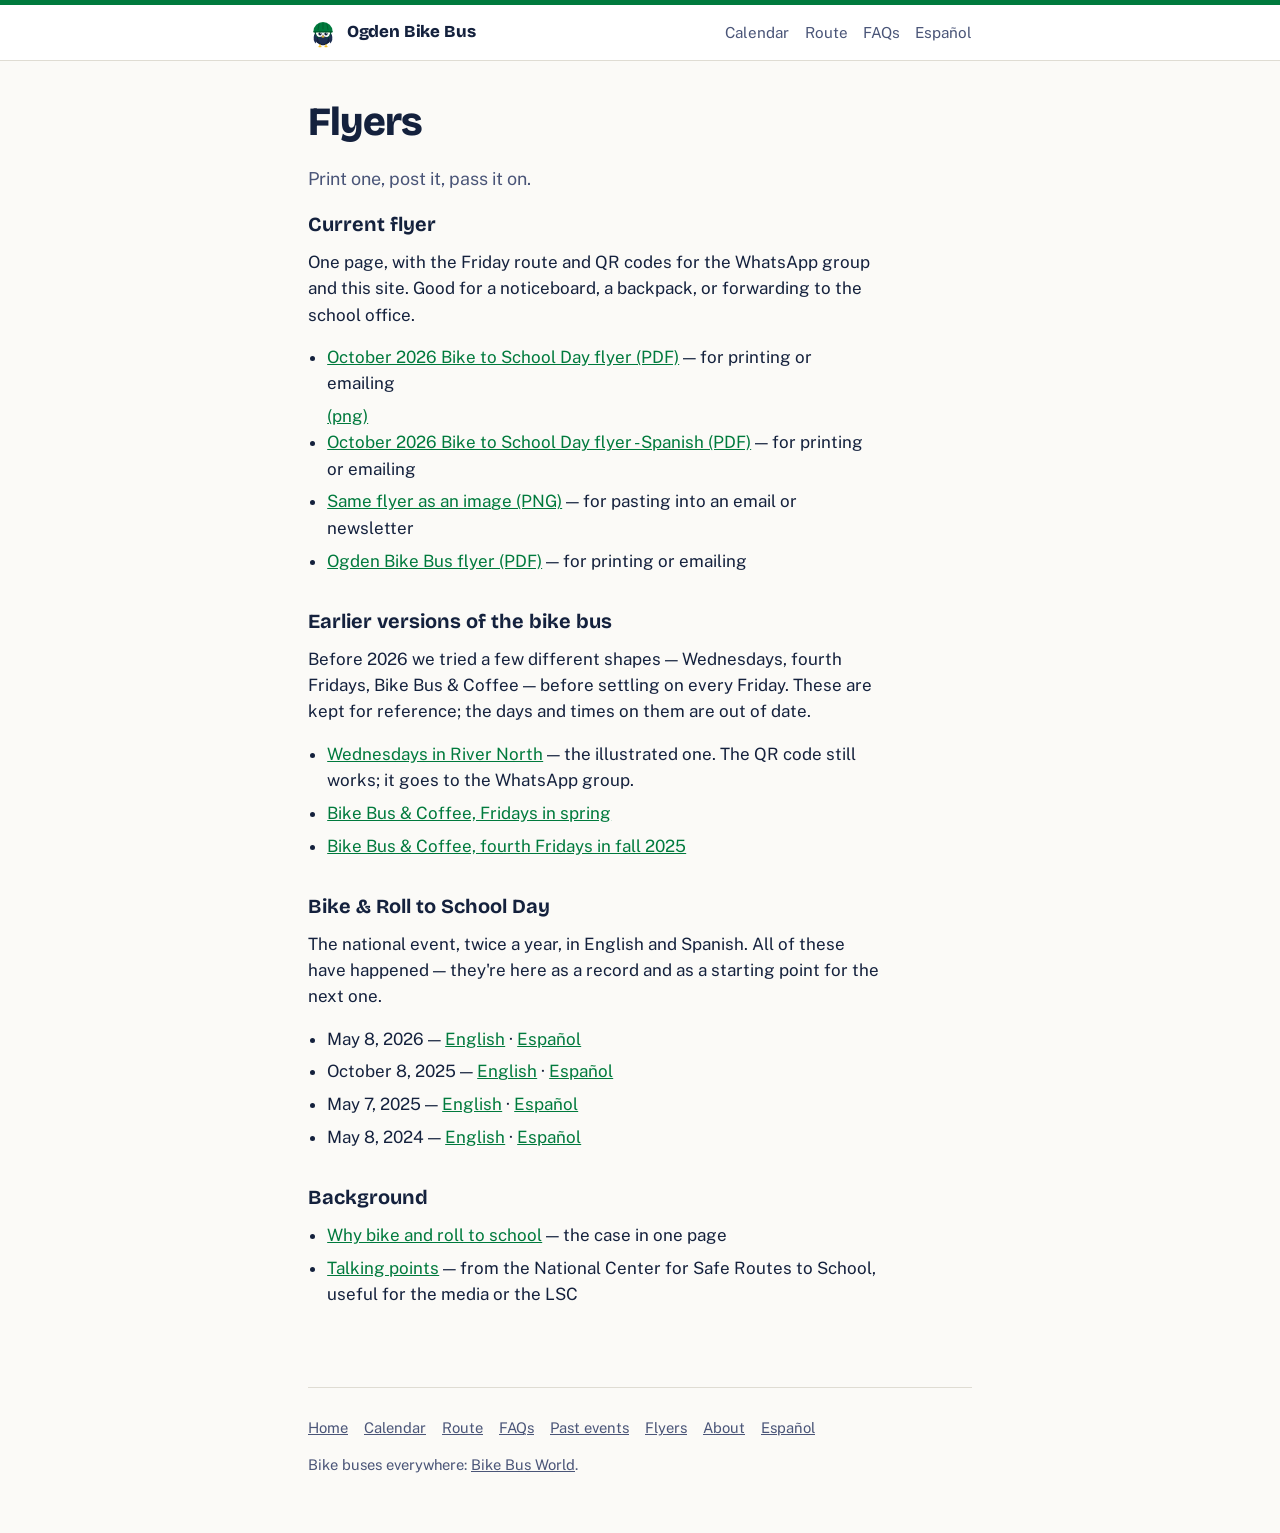
<file: flyers.html>
<!DOCTYPE html>
<html lang="en">
<head>
<meta charset="utf-8">
<meta name="viewport" content="width=device-width, initial-scale=1">
<title>Flyers · Ogden Bike Bus</title>
<link rel="preconnect" href="https://fonts.googleapis.com">
<link rel="preconnect" href="https://fonts.gstatic.com" crossorigin>
<link href="https://fonts.googleapis.com/css2?family=Bricolage+Grotesque:opsz,wght@12..96,700;12..96,800&family=Public+Sans:wght@400;600&display=swap" rel="stylesheet">
<link rel="icon" href="assets/owl.svg" type="image/svg+xml">
<link rel="stylesheet" href="assets/style.css">
</head>
<body>

<div class="topbar">
  <div class="wrap">
    <a class="brand" href="index.html"><img src="assets/owl.svg" alt="" width="30" height="30"><span>Ogden Bike Bus</span></a>
    <nav>
      <ul>
        <li><a href="calendar.html">Calendar</a></li>
        <li><a href="route.html">Route</a></li>
        <li><a href="faq.html">FAQs</a></li>
        <li><a href="espanol.html">Español</a></li>
      </ul>
    </nav>
  </div>
</div>

<div class="wrap">
  <main class="page">
    <h2>Flyers</h2>
    <p class="lede">Print one, post it, pass it on.</p>

    <h3>Current flyer</h3>
    <p>One page, with the Friday route and QR codes for the WhatsApp group and this site. Good for a noticeboard, a backpack, or forwarding to the school office.</p>
    <ul class="plain">
      <li><a href="BRTSD_eventdetails_Fall2026-English.pdf">October
    2026 Bike to School Day flyer (PDF)</a> — for printing or
      emailing</li>
      <a
    href="BRTSD_eventdetails_Fall2026-English.png">(png)</a>
      <li><a href="BRTSD_eventdetails_Fall2026-Spanish.pdf">October
    2026 Bike to School Day flyer - Spanish (PDF)</a> — for printing or emailing</li>
      <li><a href="flyer-ogden-bike-bus.png">Same flyer as an image (PNG)</a> — for pasting into an email or newsletter</li>
      <li><a href="flyer-ogden-bike-bus.pdf">Ogden Bike Bus flyer (PDF)</a> — for printing or emailing</li>
    </ul>

    <h3>Earlier versions of the bike bus</h3>
    <p>Before 2026 we tried a few different shapes — Wednesdays, fourth Fridays, Bike Bus &amp; Coffee — before settling on every Friday. These are kept for reference; the days and times on them are out of date.</p>
    <ul class="plain">
      <li><a href="assets/flyer-weekly-wednesdays.jpg">Wednesdays in River North</a> — the illustrated one. The QR code still works; it goes to the WhatsApp group.</li>
      <li><a href="assets/flyer-weekly-fridays.jpg">Bike Bus &amp; Coffee, Fridays in spring</a></li>
      <li><a href="assets/flyer-coffee-fall-2025.jpg">Bike Bus &amp; Coffee, fourth Fridays in fall 2025</a></li>
    </ul>

    <h3>Bike &amp; Roll to School Day</h3>
    <p>The national event, twice a year, in English and Spanish. All of these have happened — they're here as a record and as a starting point for the next one.</p>
    <ul class="plain">
      <li>May 8, 2026 — <a href="assets/btsd-2026-05-08-english.pdf">English</a> · <a href="assets/btsd-2026-05-08-espanol.pdf">Español</a></li>
      <li>October 8, 2025 — <a href="assets/btsd-2025-10-08-english.pdf">English</a> · <a href="assets/btsd-2025-10-08-espanol.pdf">Español</a></li>
      <li>May 7, 2025 — <a href="assets/btsd-2025-05-07-english.pdf">English</a> · <a href="assets/btsd-2025-05-07-espanol.pdf">Español</a></li>
      <li>May 8, 2024 — <a href="assets/btsd-2024-05-08-english.pdf">English</a> · <a href="assets/btsd-2024-05-08-espanol.pdf">Español</a></li>
    </ul>

    <h3>Background</h3>
    <ul class="plain">
      <li><a href="assets/why-bike-and-roll.pdf">Why bike and roll to school</a> — the case in one page</li>
      <li><a href="assets/talking-points.pdf">Talking points</a> — from the National Center for Safe Routes to School, useful for the media or the LSC</li>
    </ul>

  </main>

  <footer>
    <ul>
      <li><a href="index.html">Home</a></li>
      <li><a href="calendar.html">Calendar</a></li>
      <li><a href="route.html">Route</a></li>
      <li><a href="faq.html">FAQs</a></li>
      <li><a href="past-events.html">Past events</a></li>
      <li><a href="flyers.html">Flyers</a></li>
      <li><a href="about.html">About</a></li>
      <li><a href="espanol.html">Español</a></li>
    </ul>
    <p>Bike buses everywhere: <a href="https://bikebus.world/">Bike Bus World</a>.</p>
  </footer>
</div>

</body>
</html>
</file>
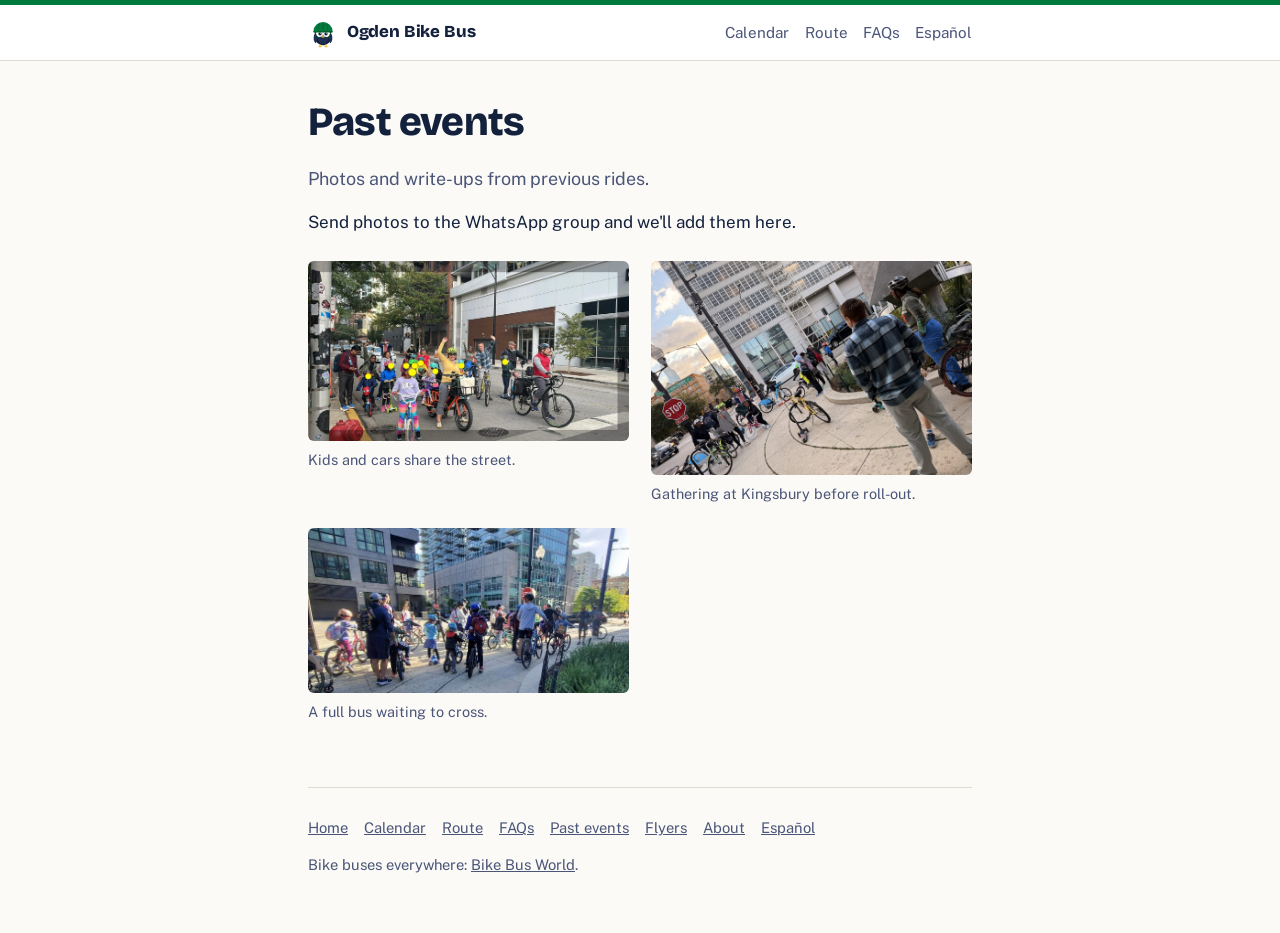
<file: past-events.html>
<!DOCTYPE html>
<html lang="en">
<head>
<meta charset="utf-8">
<meta name="viewport" content="width=device-width, initial-scale=1">
<title>Past events · Ogden Bike Bus</title>
<link rel="preconnect" href="https://fonts.googleapis.com">
<link rel="preconnect" href="https://fonts.gstatic.com" crossorigin>
<link href="https://fonts.googleapis.com/css2?family=Bricolage+Grotesque:opsz,wght@12..96,700;12..96,800&family=Public+Sans:wght@400;600&display=swap" rel="stylesheet">
<link rel="icon" href="assets/owl.svg" type="image/svg+xml">
<link rel="stylesheet" href="assets/style.css">
</head>
<body>

<div class="topbar">
  <div class="wrap">
    <a class="brand" href="index.html"><img src="assets/owl.svg" alt="" width="30" height="30"><span>Ogden Bike Bus</span></a>
    <nav>
      <ul>
        <li><a href="calendar.html">Calendar</a></li>
        <li><a href="route.html">Route</a></li>
        <li><a href="faq.html">FAQs</a></li>
        <li><a href="espanol.html">Español</a></li>
      </ul>
    </nav>
  </div>
</div>

<div class="wrap">
  <main class="page">
    <h2>Past events</h2>
    <p class="lede">Photos and write-ups from previous rides.</p>
    <p>Send photos to the WhatsApp group and we'll add them here.</p>

    <div class="grid">
      <figure>
        <img src="assets/past-crossing.jpg" width="1400" height="785"
             alt="The bike bus gathered at an intersection, waving"
             loading="lazy">
        <figcaption>Kids and cars share the street.</figcaption>
      </figure>
      <figure>
        <img src="assets/past-gathering.jpg" width="1400" height="933"
             alt="Riders gathering on the sidewalk at Kingsbury before setting off"
             loading="lazy">
        <figcaption>Gathering at Kingsbury before roll-out.</figcaption>
      </figure>
      <figure>
        <img src="assets/past-group.jpg" width="650" height="335"
             alt="A large group of riders stopped at a crossing beneath the River North towers"
             loading="lazy">
        <figcaption>A full bus waiting to cross.</figcaption>
      </figure>
    </div>
  </main>

  <footer>
    <ul>
      <li><a href="index.html">Home</a></li>
      <li><a href="calendar.html">Calendar</a></li>
      <li><a href="route.html">Route</a></li>
      <li><a href="faq.html">FAQs</a></li>
      <li><a href="past-events.html">Past events</a></li>
      <li><a href="flyers.html">Flyers</a></li>
      <li><a href="about.html">About</a></li>
      <li><a href="espanol.html">Español</a></li>
    </ul>
    <p>Bike buses everywhere: <a href="https://bikebus.world/">Bike Bus World</a>.</p>
  </footer>
</div>

</body>
</html>
</file>
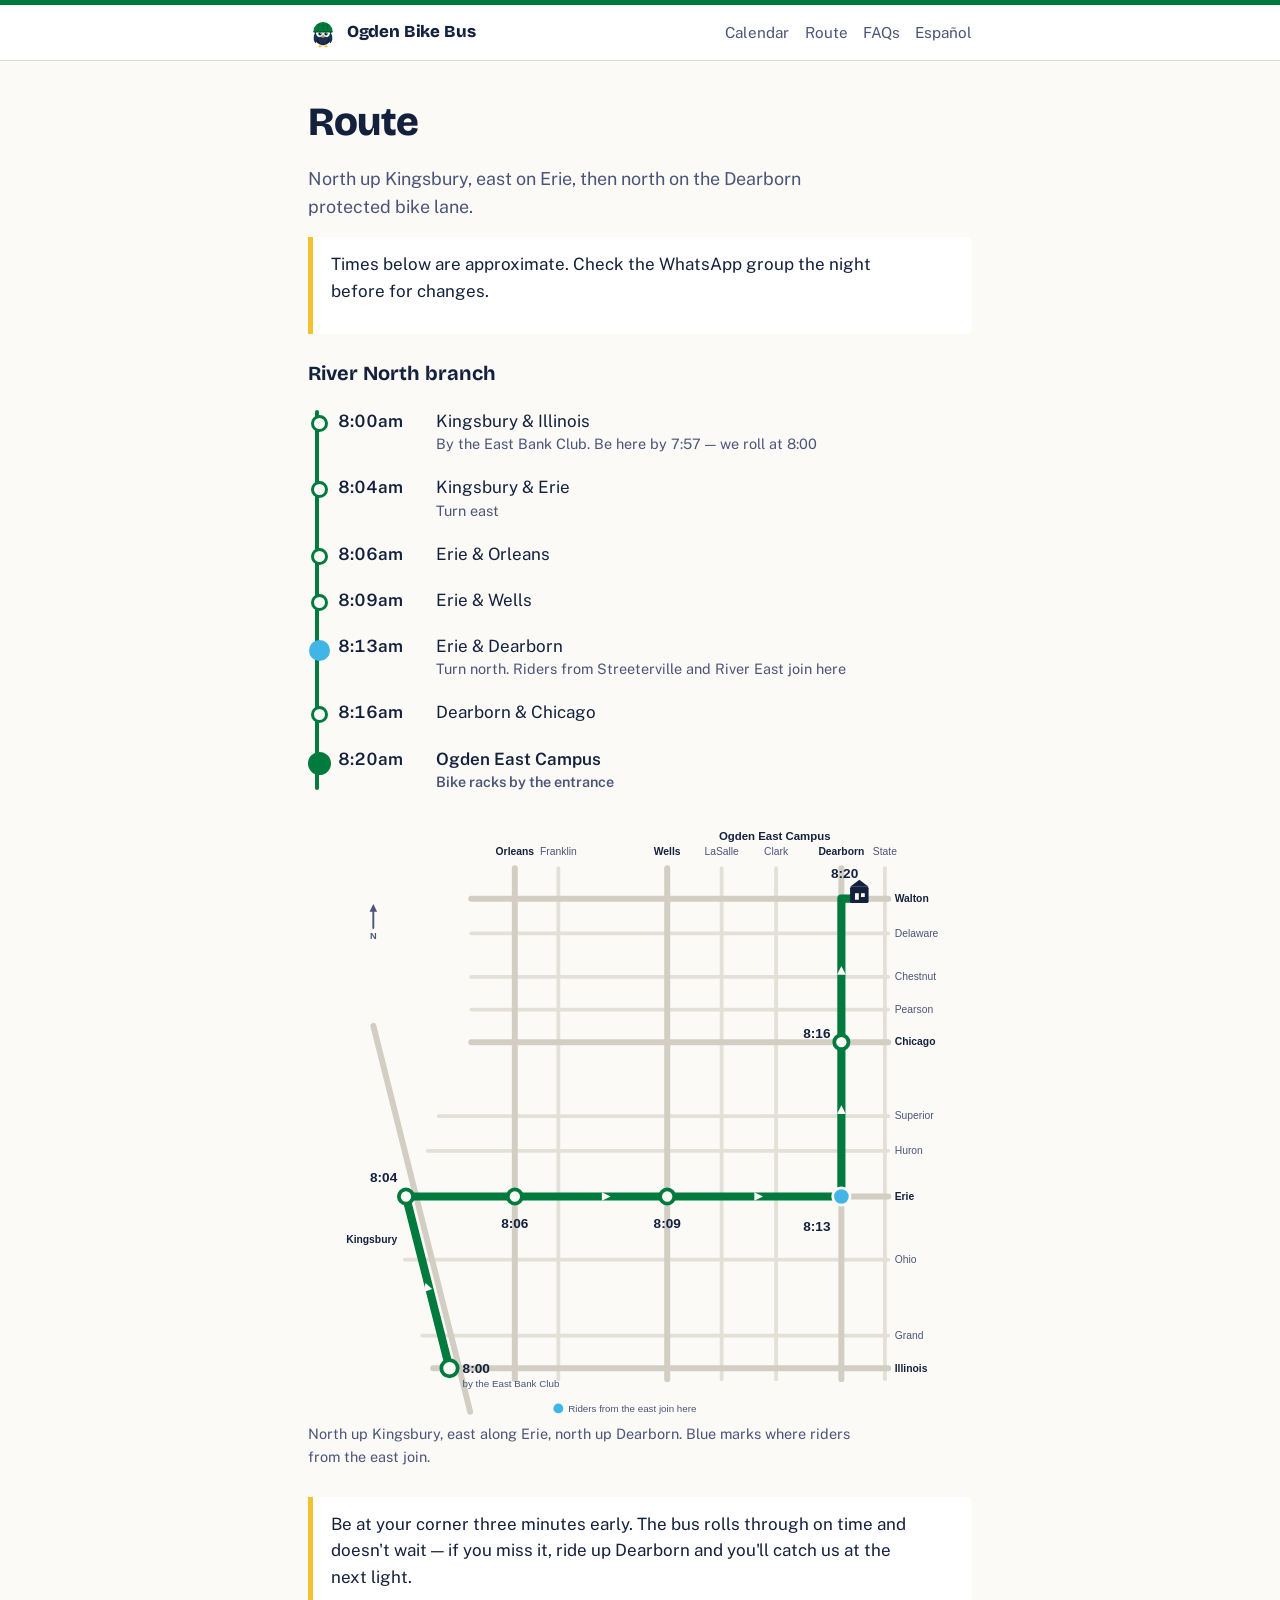
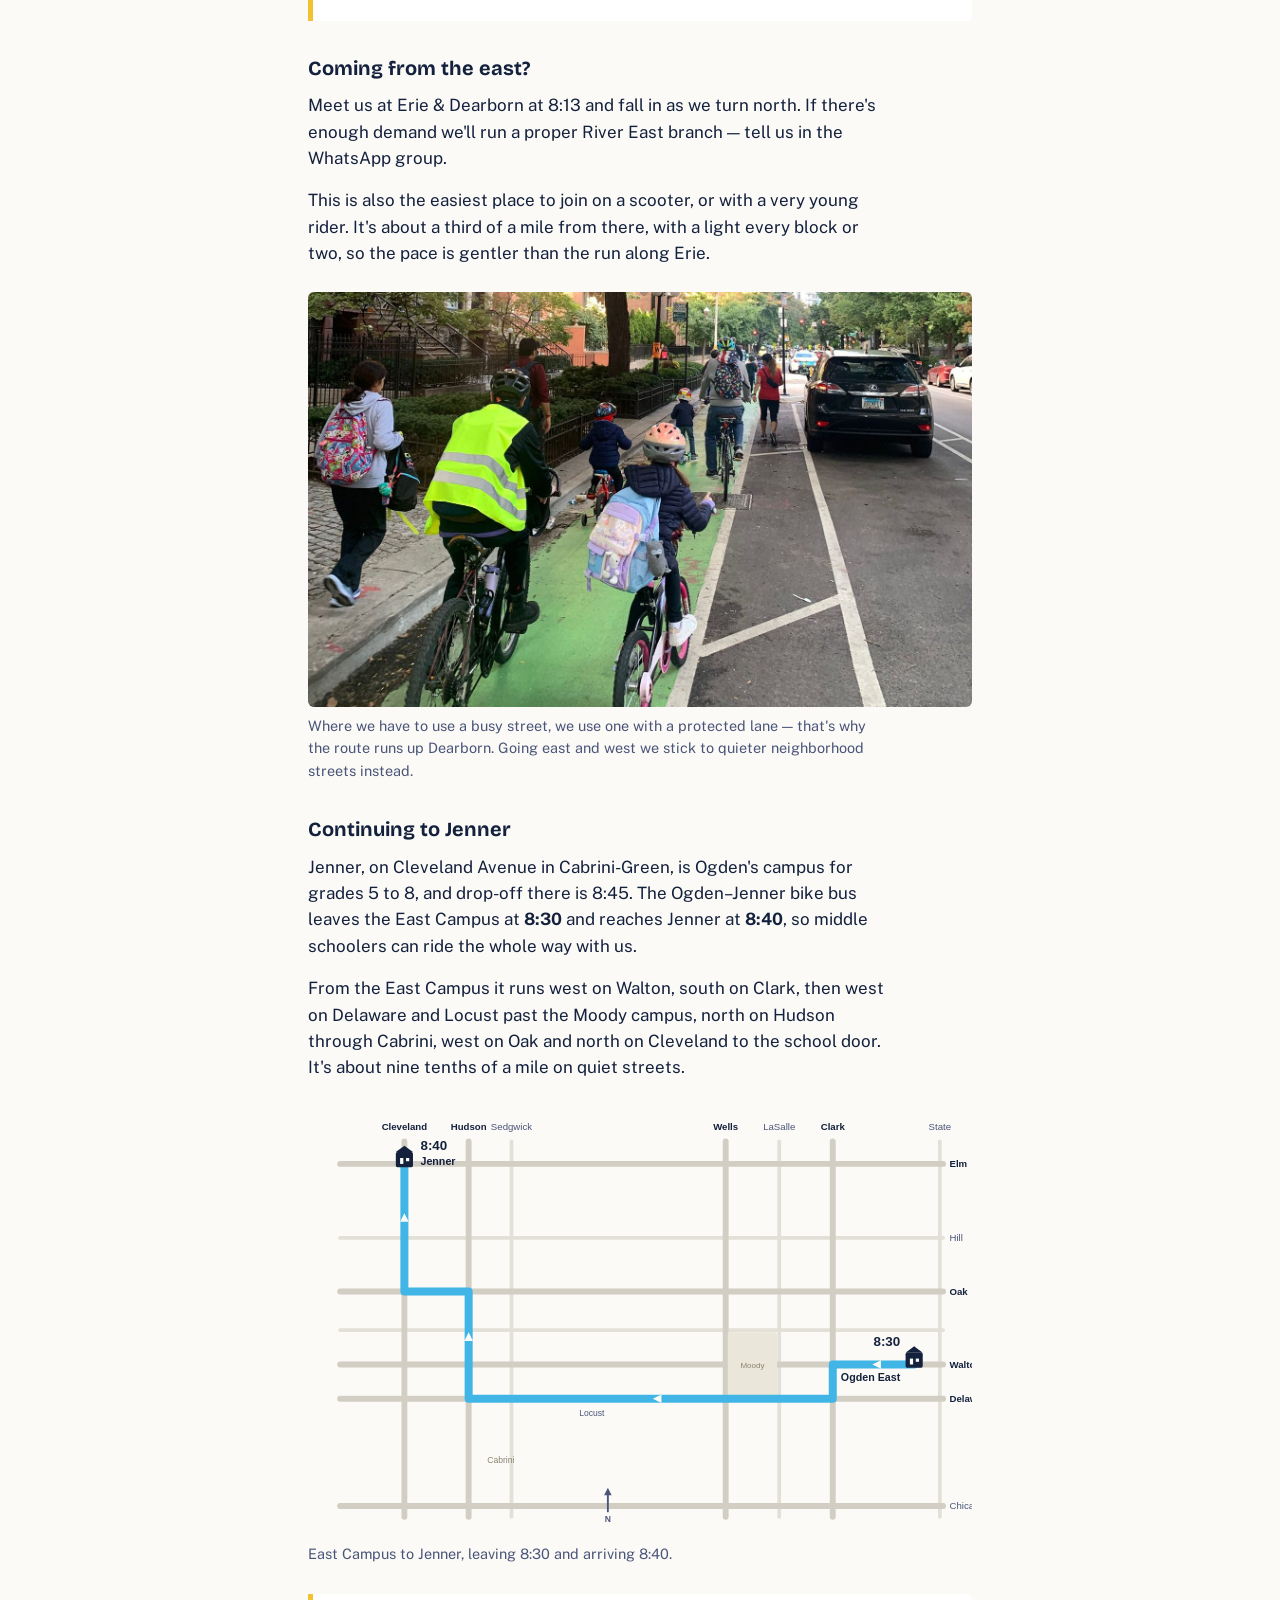
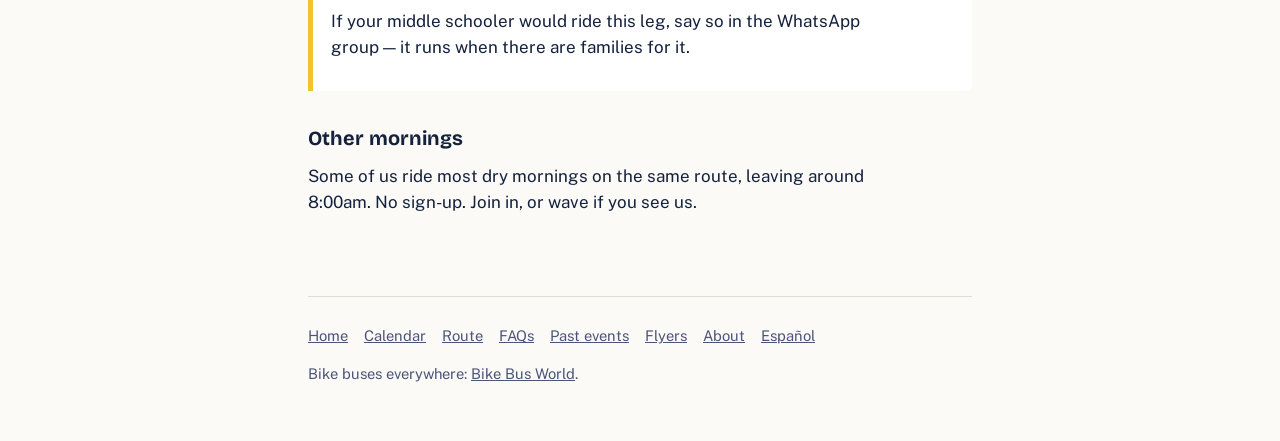
<file: route.html>
<!DOCTYPE html>
<html lang="en">
<head>
<meta charset="utf-8">
<meta name="viewport" content="width=device-width, initial-scale=1">
<title>Route · Ogden Bike Bus</title>
<link rel="preconnect" href="https://fonts.googleapis.com">
<link rel="preconnect" href="https://fonts.gstatic.com" crossorigin>
<link href="https://fonts.googleapis.com/css2?family=Bricolage+Grotesque:opsz,wght@12..96,700;12..96,800&family=Public+Sans:wght@400;600&display=swap" rel="stylesheet">
<link rel="icon" href="assets/owl.svg" type="image/svg+xml">
<link rel="stylesheet" href="assets/style.css">
</head>
<body>

<div class="topbar">
  <div class="wrap">
    <a class="brand" href="index.html"><img src="assets/owl.svg" alt="" width="30" height="30"><span>Ogden Bike Bus</span></a>
    <nav>
      <ul>
        <li><a href="calendar.html">Calendar</a></li>
        <li><a href="route.html">Route</a></li>
        <li><a href="faq.html">FAQs</a></li>
        <li><a href="espanol.html">Español</a></li>
      </ul>
    </nav>
  </div>
</div>

<div class="wrap">
  <main class="page">
    <h2>Route</h2>
    <p class="lede">North up Kingsbury, east on Erie, then north on the Dearborn protected bike lane.</p>

    <div class="note">
      <p>Times below are approximate. Check the WhatsApp group the night before for changes.</p>
    </div>

    <h3>River North branch</h3>
    <ol class="stops">
      <li><span class="time">8:00am</span><span class="place">Kingsbury &amp; Illinois<small>By the East Bank Club. Be here by 7:57 — we roll at 8:00</small></span></li>
      <li><span class="time">8:04am</span><span class="place">Kingsbury &amp; Erie<small>Turn east</small></span></li>
      <li><span class="time">8:06am</span><span class="place">Erie &amp; Orleans</span></li>
      <li><span class="time">8:09am</span><span class="place">Erie &amp; Wells</span></li>
      <li class="join"><span class="time">8:13am</span><span class="place">Erie &amp; Dearborn<small>Turn north. Riders from Streeterville and River East join here</small></span></li>
      <li><span class="time">8:16am</span><span class="place">Dearborn &amp; Chicago</span></li>
      <li class="school"><span class="time">8:20am</span><span class="place">Ogden East Campus<small>Bike racks by the entrance</small></span></li>
    </ol>

    <figure>
      <img src="assets/route-map.svg" width="1220" height="1080"
           alt="Route map: north up Kingsbury, east along Erie, then north up Dearborn to the East Campus at Walton">
      <figcaption>North up Kingsbury, east along Erie, north up Dearborn. Blue marks where riders from the east join.</figcaption>
    </figure>

    <div class="note">
      <p>Be at your corner three minutes early. The bus rolls through on time and doesn't wait — if you miss it, ride up Dearborn and you'll catch us at the next light.</p>
    </div>

    <h3>Coming from the east?</h3>
    <p>Meet us at Erie &amp; Dearborn at 8:13 and fall in as we turn north. If there's enough demand we'll run a proper River East branch — tell us in the WhatsApp group.</p>
    <p>This is also the easiest place to join on a scooter, or with a very young rider. It's about a third of a mile from there, with a light every block or two, so the pace is gentler than the run along Erie.</p>

    <figure>
      <img src="assets/route-lane.jpg" width="1400" height="875"
           alt="Riders in the green protected bike lane with traffic passing in the next lane"
           loading="lazy">
      <figcaption>Where we have to use a busy street, we use one with a protected lane — that's why the route runs up Dearborn. Going east and west we stick to quieter neighborhood streets instead.</figcaption>
    </figure>

    <h3>Continuing to Jenner</h3>
    <p>Jenner, on Cleveland Avenue in Cabrini-Green, is Ogden's campus for grades 5 to 8, and drop-off there is 8:45. The Ogden&ndash;Jenner bike bus leaves the East Campus at <strong>8:30</strong> and reaches Jenner at <strong>8:40</strong>, so middle schoolers can ride the whole way with us.</p>
    <p>From the East Campus it runs west on Walton, south on Clark, then west on Delaware and Locust past the Moody campus, north on Hudson through Cabrini, west on Oak and north on Cleveland to the school door. It's about nine tenths of a mile on quiet streets.</p>

    <figure>
      <img src="assets/route-map-jenner.svg" width="1240" height="800"
           alt="Map of the continuation from the East Campus west and north to Jenner on Cleveland Avenue">
      <figcaption>East Campus to Jenner, leaving 8:30 and arriving 8:40.</figcaption>
    </figure>

    <div class="note">
      <p>If your middle schooler would ride this leg, say so in the WhatsApp group — it runs when there are families for it.</p>
    </div>

    <h3>Other mornings</h3>
    <p>Some of us ride most dry mornings on the same route, leaving around 8:00am. No sign-up. Join in, or wave if you see us.</p>

  </main>

  <footer>
    <ul>
      <li><a href="index.html">Home</a></li>
      <li><a href="calendar.html">Calendar</a></li>
      <li><a href="route.html">Route</a></li>
      <li><a href="faq.html">FAQs</a></li>
      <li><a href="past-events.html">Past events</a></li>
      <li><a href="flyers.html">Flyers</a></li>
      <li><a href="about.html">About</a></li>
      <li><a href="espanol.html">Español</a></li>
    </ul>
    <p>Bike buses everywhere: <a href="https://bikebus.world/">Bike Bus World</a>.</p>
  </footer>
</div>

</body>
</html>
</file>
<file: assets/style.css>
:root{
  --ink:#14213D;
  --ink-soft:#4A5578;
  --paper:#FBFAF7;
  --lane:#007A3D;
  --sky:#41B6E6;
  --signal:#F2C230;
  --rule:#DFDCD3;
}
*{box-sizing:border-box}
html{-webkit-text-size-adjust:100%}
body{
  margin:0;
  background:var(--paper);
  color:var(--ink);
  font-family:"Public Sans",-apple-system,BlinkMacSystemFont,"Segoe UI",Helvetica,Arial,sans-serif;
  font-size:17px;
  line-height:1.55;
}
.wrap{max-width:44rem;margin:0 auto;padding:0 1.25rem}
a{color:var(--lane)}
a:focus-visible{outline:3px solid var(--ink);outline-offset:2px}

/* ---------- nav ---------- */
.topbar{border-top:5px solid var(--lane);border-bottom:1px solid var(--rule);background:#fff}
.topbar .wrap{display:flex;align-items:center;gap:1rem;flex-wrap:wrap;padding-top:.75rem;padding-bottom:.75rem}
.brand img{width:30px;height:auto;display:block;flex:none}
.brand{
  display:flex;
  align-items:center;
  gap:.55rem;
  font-family:"Bricolage Grotesque","Public Sans",sans-serif;
  font-weight:800;
  font-size:1.05rem;
  text-decoration:none;
  color:var(--ink);
  letter-spacing:-.01em;
  margin-right:auto;
}
.topbar nav ul{display:flex;flex-wrap:wrap;gap:.15rem .95rem;list-style:none;margin:0;padding:0}
.topbar nav a{color:var(--ink-soft);text-decoration:none;font-size:.95rem}
.topbar nav a:hover,.topbar nav a[aria-current="page"]{color:var(--lane)}

/* ---------- landing ---------- */
.landing{text-align:center;padding:3.5rem 0 3rem}
.landing .owl{width:96px;height:auto;display:block;margin:0 auto 1rem}
.landing h1{
  font-family:"Bricolage Grotesque","Public Sans",sans-serif;
  font-weight:800;
  font-size:clamp(2.5rem,10vw,4rem);
  line-height:1;
  letter-spacing:-.025em;
  margin:0 0 .2rem;
}
.landing p{margin-left:auto;margin-right:auto}
.landing .school{
  font-size:1rem;
  color:var(--ink-soft);
  margin:0 0 2.4rem;
}
.landing .call{
  font-family:"Bricolage Grotesque","Public Sans",sans-serif;
  font-weight:700;
  font-size:clamp(1.5rem,5.5vw,2.1rem);
  line-height:1.15;
  margin:0 0 .9rem;
  letter-spacing:-.015em;
}
.landing .when{
  font-size:1.15rem;
  margin:0 auto 1.9rem;
  max-width:28rem;
  color:var(--ink-soft);
}
.cta{
  display:inline-block;
  background:var(--lane);
  color:#fff;
  text-decoration:none;
  font-weight:600;
  font-size:1.05rem;
  padding:.85rem 1.6rem;
  border-radius:4px;
}
.cta:hover{background:#00612F}
.cta:focus-visible{outline:3px solid var(--ink);outline-offset:3px}
.landing .after{margin:1.1rem 0 0;font-size:.98rem;color:var(--ink-soft)}
.hero-img{width:100%;height:auto;display:block;border-radius:6px;margin:2.8rem 0 0}

/* ---------- inner pages ---------- */
main.page{padding:2.5rem 0 1rem}
h2{
  font-family:"Bricolage Grotesque","Public Sans",sans-serif;
  font-weight:800;
  font-size:clamp(1.9rem,6vw,2.5rem);
  letter-spacing:-.02em;
  margin:0 0 1.4rem;
  line-height:1.05;
}
h3{
  font-family:"Bricolage Grotesque","Public Sans",sans-serif;
  font-weight:700;
  font-size:1.25rem;
  margin:2rem 0 .55rem;
}
h3:first-of-type{margin-top:0}
main.page p{margin:0 0 1rem;max-width:36rem}
ul.plain{margin:0 0 1rem;padding-left:1.2rem;max-width:36rem}
ul.plain li{margin-bottom:.4rem}
.lede{font-size:1.12rem;color:var(--ink-soft);max-width:34rem}

/* ---------- route timetable ---------- */
ol.stops{list-style:none;margin:0 0 1.5rem;padding:0 0 0 1.9rem;position:relative}
ol.stops::before{
  content:"";position:absolute;left:.42rem;top:.75rem;bottom:.75rem;
  width:4px;background:var(--lane);border-radius:2px;
}
ol.stops li{position:relative;display:flex;gap:.9rem;align-items:baseline;padding:.62rem 0}
ol.stops li::before{
  content:"";position:absolute;left:-1.72rem;top:1.05rem;
  width:11px;height:11px;background:var(--paper);
  border:3px solid var(--lane);border-radius:50%;
}
ol.stops li.join::before{background:var(--sky);border-color:var(--sky);width:15px;height:15px;left:-1.84rem}
ol.stops li.school::before{background:var(--lane);width:17px;height:17px;left:-1.9rem}
.time{font-variant-numeric:tabular-nums;font-weight:600;min-width:5.2rem;flex:none}
.place small{display:block;color:var(--ink-soft);font-size:.9rem;line-height:1.4}
li.school .place{font-weight:600}

/* ---------- calendar embed (used once a feed is pasted in) ---------- */
.calendar-embed{
  position:relative;
  width:100%;
  aspect-ratio:4/3;
  margin:1.4rem 0 0;
  border:1px solid var(--rule);
  border-radius:6px;
  overflow:hidden;
  background:#fff;
}
.calendar-embed iframe{position:absolute;inset:0;width:100%;height:100%;border:0}
@media (min-width:40rem){ .calendar-embed{aspect-ratio:16/10} }

/* ---------- photos ---------- */
figure{margin:1.6rem 0 1.8rem}
figure img{width:100%;height:auto;display:block;border-radius:6px}
figcaption{
  margin-top:.5rem;
  font-size:.9rem;
  color:var(--ink-soft);
  max-width:36rem;
}
.grid{
  display:grid;
  grid-template-columns:1fr;
  gap:1.4rem;
  margin:1.6rem 0 0;
}
@media (min-width:34rem){
  .grid{grid-template-columns:1fr 1fr}
}
.grid figure{margin:0}


/* ---------- callout ---------- */
.note{
  border-left:5px solid var(--signal);
  background:#fff;
  padding:.9rem 1.1rem;
  border-radius:0 6px 6px 0;
  margin:0 0 1.5rem;
}
.note p{margin:0}

/* ---------- footer ---------- */
footer{
  margin-top:3rem;
  padding:1.8rem 0 3rem;
  border-top:1px solid var(--rule);
  color:var(--ink-soft);
  font-size:.92rem;
}
footer p{margin:0 0 .5rem}
footer ul{display:flex;flex-wrap:wrap;gap:.3rem 1rem;list-style:none;margin:0 0 .9rem;padding:0}
footer a{color:var(--ink-soft)}

@media (max-width:430px){
  body{font-size:16px}
  .time{min-width:4.6rem}
}
</file>
